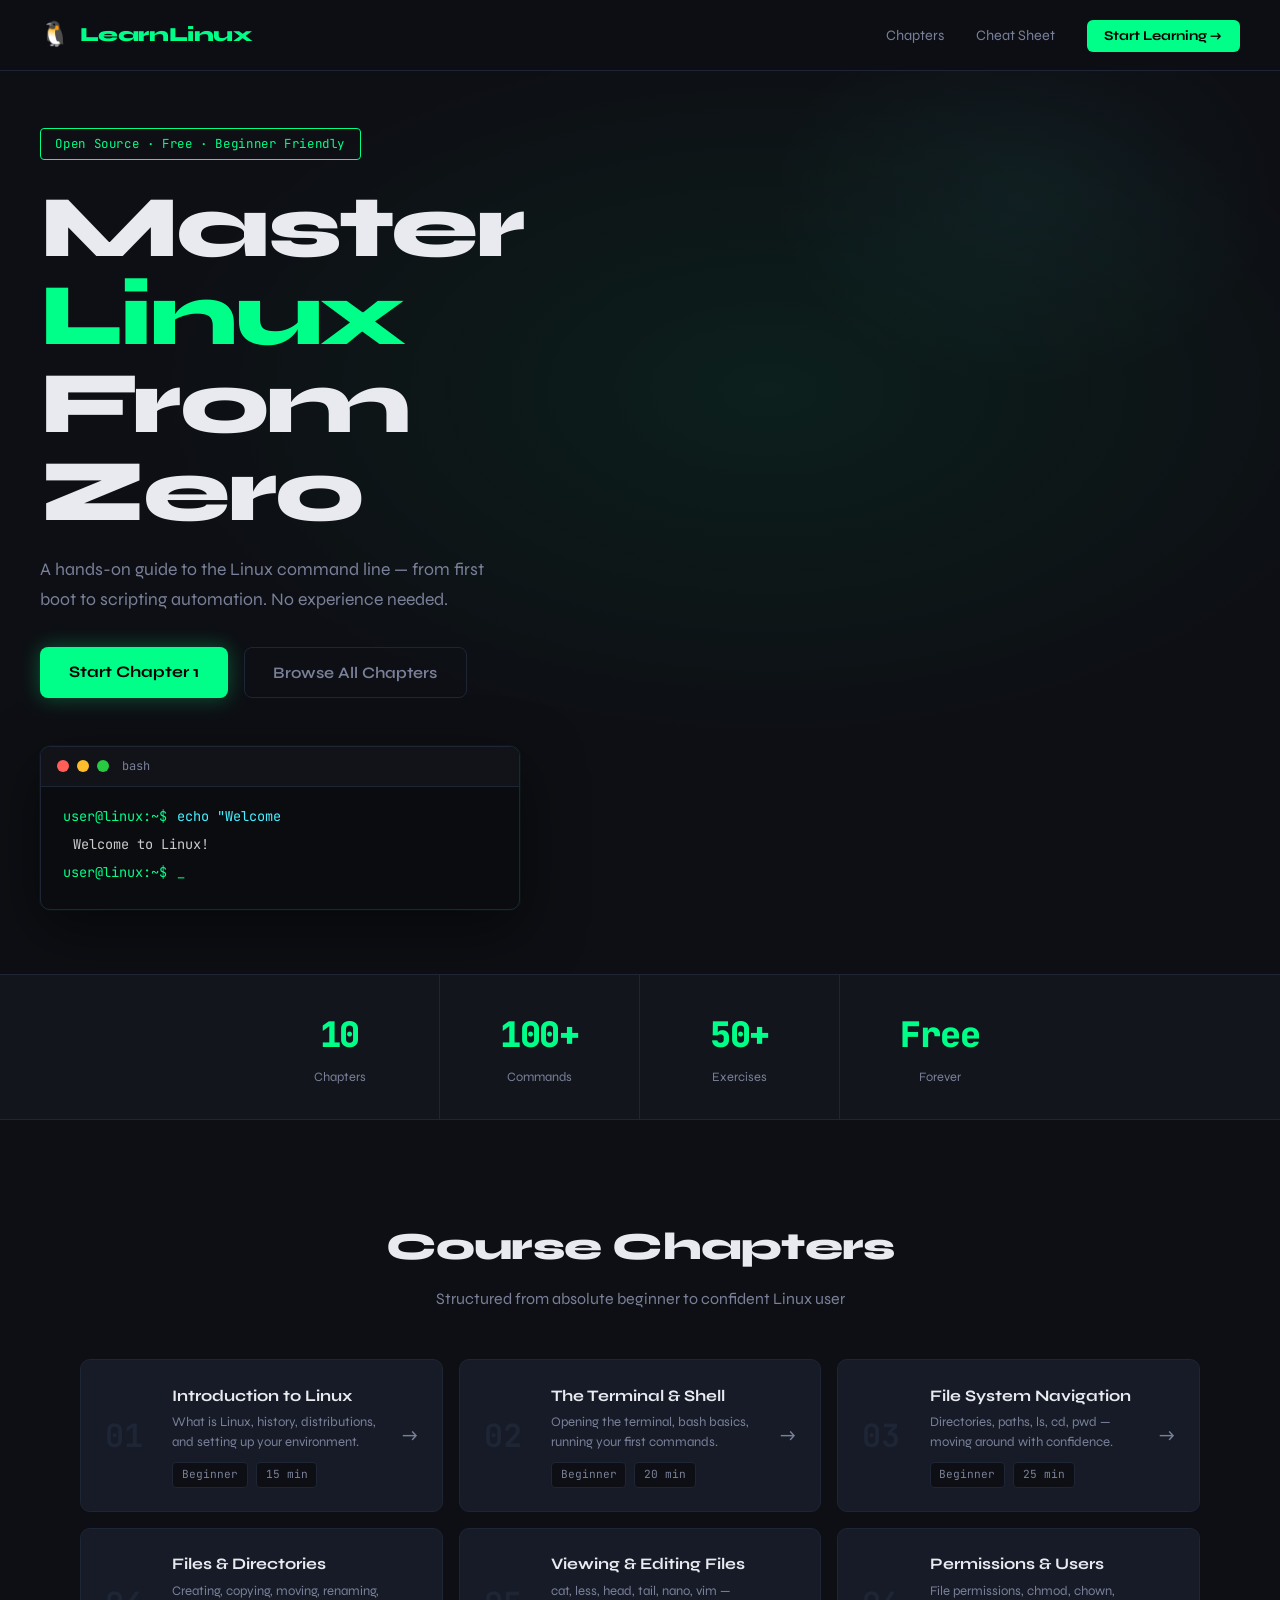
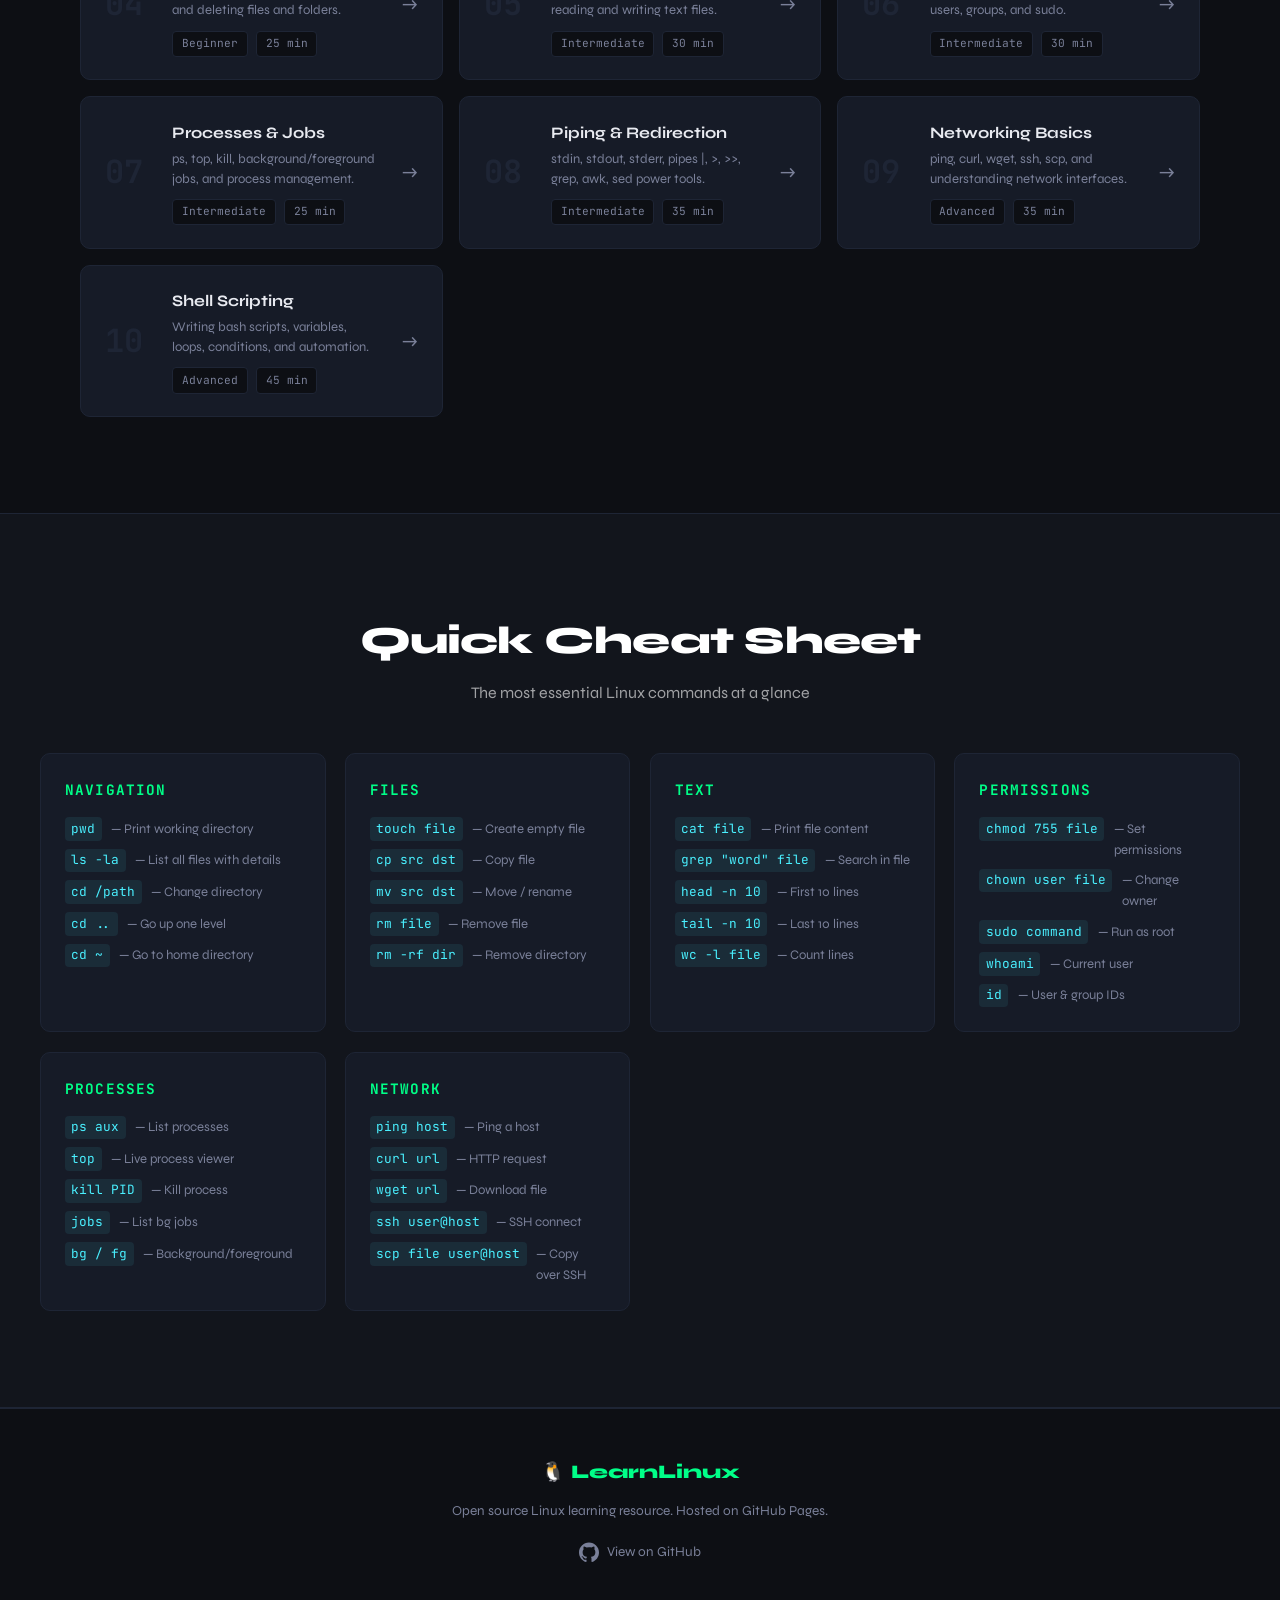
<file: index.html>
<!DOCTYPE html>
<html lang="en">
<head>
  <meta charset="UTF-8" />
  <meta name="viewport" content="width=device-width, initial-scale=1.0"/>
  <title>Learn Linux — Master the Command Line</title>
  <link rel="stylesheet" href="css/style.css"/>
  <link href="https://fonts.googleapis.com/css2?family=JetBrains+Mono:wght@400;700&family=Syne:wght@400;700;800&display=swap" rel="stylesheet"/>
</head>
<body>

  <!-- NAVIGATION -->
  <nav class="navbar">
    <div class="nav-logo">
      <span class="logo-tux">🐧</span>
      <span class="logo-text">LearnLinux</span>
    </div>
    <ul class="nav-links">
      <li><a href="#chapters">Chapters</a></li>
      <li><a href="#cheatsheet">Cheat Sheet</a></li>
      <li><a href="chapters/chapter1.html" class="nav-cta">Start Learning →</a></li>
    </ul>
  </nav>

  <!-- HERO -->
  <header class="hero">
    <div class="hero-bg">
      <div class="terminal-rain" id="rain"></div>
    </div>
    <div class="hero-content">
      <div class="hero-badge">Open Source · Free · Beginner Friendly</div>
      <h1 class="hero-title">Master<br/><span class="accent">Linux</span><br/>From Zero</h1>
      <p class="hero-sub">A hands-on guide to the Linux command line — from first boot to scripting automation. No experience needed.</p>
      <div class="hero-actions">
        <a href="chapters/chapter1.html" class="btn-primary">Start Chapter 1</a>
        <a href="#chapters" class="btn-ghost">Browse All Chapters</a>
      </div>
      <div class="terminal-preview">
        <div class="term-header"><span class="dot red"></span><span class="dot yellow"></span><span class="dot green"></span><span class="term-title">bash</span></div>
        <div class="term-body">
          <div class="term-line"><span class="prompt">user@linux:~$</span> <span class="cmd typed">echo "Welcome to Linux!"</span></div>
          <div class="term-line output">Welcome to Linux!</div>
          <div class="term-line"><span class="prompt">user@linux:~$</span> <span class="cursor">_</span></div>
        </div>
      </div>
    </div>
  </header>

  <!-- STATS -->
  <section class="stats">
    <div class="stat"><span class="stat-num">10</span><span class="stat-label">Chapters</span></div>
    <div class="stat"><span class="stat-num">100+</span><span class="stat-label">Commands</span></div>
    <div class="stat"><span class="stat-num">50+</span><span class="stat-label">Exercises</span></div>
    <div class="stat"><span class="stat-num">Free</span><span class="stat-label">Forever</span></div>
  </section>

  <!-- CHAPTERS -->
  <section class="chapters" id="chapters">
    <div class="section-header">
      <h2>Course Chapters</h2>
      <p>Structured from absolute beginner to confident Linux user</p>
    </div>
    <div class="chapter-grid">

      <a href="chapters/chapter1.html" class="chapter-card">
        <div class="ch-num">01</div>
        <div class="ch-info">
          <h3>Introduction to Linux</h3>
          <p>What is Linux, history, distributions, and setting up your environment.</p>
          <div class="ch-tags"><span>Beginner</span><span>15 min</span></div>
        </div>
        <div class="ch-arrow">→</div>
      </a>

      <a href="chapters/chapter2.html" class="chapter-card">
        <div class="ch-num">02</div>
        <div class="ch-info">
          <h3>The Terminal &amp; Shell</h3>
          <p>Opening the terminal, bash basics, running your first commands.</p>
          <div class="ch-tags"><span>Beginner</span><span>20 min</span></div>
        </div>
        <div class="ch-arrow">→</div>
      </a>

      <a href="chapters/chapter3.html" class="chapter-card">
        <div class="ch-num">03</div>
        <div class="ch-info">
          <h3>File System Navigation</h3>
          <p>Directories, paths, ls, cd, pwd — moving around with confidence.</p>
          <div class="ch-tags"><span>Beginner</span><span>25 min</span></div>
        </div>
        <div class="ch-arrow">→</div>
      </a>

      <a href="chapters/chapter4.html" class="chapter-card">
        <div class="ch-num">04</div>
        <div class="ch-info">
          <h3>Files &amp; Directories</h3>
          <p>Creating, copying, moving, renaming, and deleting files and folders.</p>
          <div class="ch-tags"><span>Beginner</span><span>25 min</span></div>
        </div>
        <div class="ch-arrow">→</div>
      </a>

      <a href="chapters/chapter5.html" class="chapter-card">
        <div class="ch-num">05</div>
        <div class="ch-info">
          <h3>Viewing &amp; Editing Files</h3>
          <p>cat, less, head, tail, nano, vim — reading and writing text files.</p>
          <div class="ch-tags"><span>Intermediate</span><span>30 min</span></div>
        </div>
        <div class="ch-arrow">→</div>
      </a>

      <a href="chapters/chapter6.html" class="chapter-card">
        <div class="ch-num">06</div>
        <div class="ch-info">
          <h3>Permissions &amp; Users</h3>
          <p>File permissions, chmod, chown, users, groups, and sudo.</p>
          <div class="ch-tags"><span>Intermediate</span><span>30 min</span></div>
        </div>
        <div class="ch-arrow">→</div>
      </a>

      <a href="chapters/chapter7.html" class="chapter-card">
        <div class="ch-num">07</div>
        <div class="ch-info">
          <h3>Processes &amp; Jobs</h3>
          <p>ps, top, kill, background/foreground jobs, and process management.</p>
          <div class="ch-tags"><span>Intermediate</span><span>25 min</span></div>
        </div>
        <div class="ch-arrow">→</div>
      </a>

      <a href="chapters/chapter8.html" class="chapter-card">
        <div class="ch-num">08</div>
        <div class="ch-info">
          <h3>Piping &amp; Redirection</h3>
          <p>stdin, stdout, stderr, pipes |, &gt;, &gt;&gt;, grep, awk, sed power tools.</p>
          <div class="ch-tags"><span>Intermediate</span><span>35 min</span></div>
        </div>
        <div class="ch-arrow">→</div>
      </a>

      <a href="chapters/chapter9.html" class="chapter-card">
        <div class="ch-num">09</div>
        <div class="ch-info">
          <h3>Networking Basics</h3>
          <p>ping, curl, wget, ssh, scp, and understanding network interfaces.</p>
          <div class="ch-tags"><span>Advanced</span><span>35 min</span></div>
        </div>
        <div class="ch-arrow">→</div>
      </a>

      <a href="chapters/chapter10.html" class="chapter-card">
        <div class="ch-num">10</div>
        <div class="ch-info">
          <h3>Shell Scripting</h3>
          <p>Writing bash scripts, variables, loops, conditions, and automation.</p>
          <div class="ch-tags"><span>Advanced</span><span>45 min</span></div>
        </div>
        <div class="ch-arrow">→</div>
      </a>

    </div>
  </section>

  <!-- CHEAT SHEET -->
  <section class="cheatsheet" id="cheatsheet">
    <div class="section-header light">
      <h2>Quick Cheat Sheet</h2>
      <p>The most essential Linux commands at a glance</p>
    </div>
    <div class="cs-grid">
      <div class="cs-card">
        <h4>Navigation</h4>
        <ul>
          <li><code>pwd</code> — Print working directory</li>
          <li><code>ls -la</code> — List all files with details</li>
          <li><code>cd /path</code> — Change directory</li>
          <li><code>cd ..</code> — Go up one level</li>
          <li><code>cd ~</code> — Go to home directory</li>
        </ul>
      </div>
      <div class="cs-card">
        <h4>Files</h4>
        <ul>
          <li><code>touch file</code> — Create empty file</li>
          <li><code>cp src dst</code> — Copy file</li>
          <li><code>mv src dst</code> — Move / rename</li>
          <li><code>rm file</code> — Remove file</li>
          <li><code>rm -rf dir</code> — Remove directory</li>
        </ul>
      </div>
      <div class="cs-card">
        <h4>Text</h4>
        <ul>
          <li><code>cat file</code> — Print file content</li>
          <li><code>grep "word" file</code> — Search in file</li>
          <li><code>head -n 10</code> — First 10 lines</li>
          <li><code>tail -n 10</code> — Last 10 lines</li>
          <li><code>wc -l file</code> — Count lines</li>
        </ul>
      </div>
      <div class="cs-card">
        <h4>Permissions</h4>
        <ul>
          <li><code>chmod 755 file</code> — Set permissions</li>
          <li><code>chown user file</code> — Change owner</li>
          <li><code>sudo command</code> — Run as root</li>
          <li><code>whoami</code> — Current user</li>
          <li><code>id</code> — User & group IDs</li>
        </ul>
      </div>
      <div class="cs-card">
        <h4>Processes</h4>
        <ul>
          <li><code>ps aux</code> — List processes</li>
          <li><code>top</code> — Live process viewer</li>
          <li><code>kill PID</code> — Kill process</li>
          <li><code>jobs</code> — List bg jobs</li>
          <li><code>bg / fg</code> — Background/foreground</li>
        </ul>
      </div>
      <div class="cs-card">
        <h4>Network</h4>
        <ul>
          <li><code>ping host</code> — Ping a host</li>
          <li><code>curl url</code> — HTTP request</li>
          <li><code>wget url</code> — Download file</li>
          <li><code>ssh user@host</code> — SSH connect</li>
          <li><code>scp file user@host</code> — Copy over SSH</li>
        </ul>
      </div>
    </div>
  </section>

  <!-- FOOTER -->
  <footer class="footer">
    <div class="footer-inner">
      <div class="footer-logo">🐧 LearnLinux</div>
      <p>Open source Linux learning resource. Hosted on GitHub Pages.</p>
      <a href="https://github.com/your-username/learn-linux" class="github-link" target="_blank">
        <svg viewBox="0 0 24 24" fill="currentColor" width="20"><path d="M12 .5C5.37.5 0 5.87 0 12.5c0 5.3 3.44 9.8 8.21 11.39.6.11.82-.26.82-.58v-2.03c-3.34.73-4.04-1.61-4.04-1.61-.55-1.39-1.34-1.76-1.34-1.76-1.09-.74.08-.73.08-.73 1.2.08 1.83 1.24 1.83 1.24 1.07 1.83 2.81 1.3 3.49 1 .11-.78.42-1.3.76-1.6-2.67-.3-5.47-1.33-5.47-5.93 0-1.31.47-2.38 1.24-3.22-.12-.3-.54-1.52.12-3.17 0 0 1.01-.32 3.3 1.23a11.5 11.5 0 0 1 3-.4c1.02 0 2.04.13 3 .4 2.28-1.55 3.29-1.23 3.29-1.23.66 1.65.24 2.87.12 3.17.77.84 1.23 1.91 1.23 3.22 0 4.61-2.81 5.63-5.48 5.92.43.37.81 1.1.81 2.22v3.29c0 .32.21.7.82.58C20.56 22.3 24 17.8 24 12.5 24 5.87 18.63.5 12 .5z"/></svg>
        View on GitHub
      </a>
    </div>
  </footer>

  <script src="js/main.js"></script>
</body>
</html>
</file>
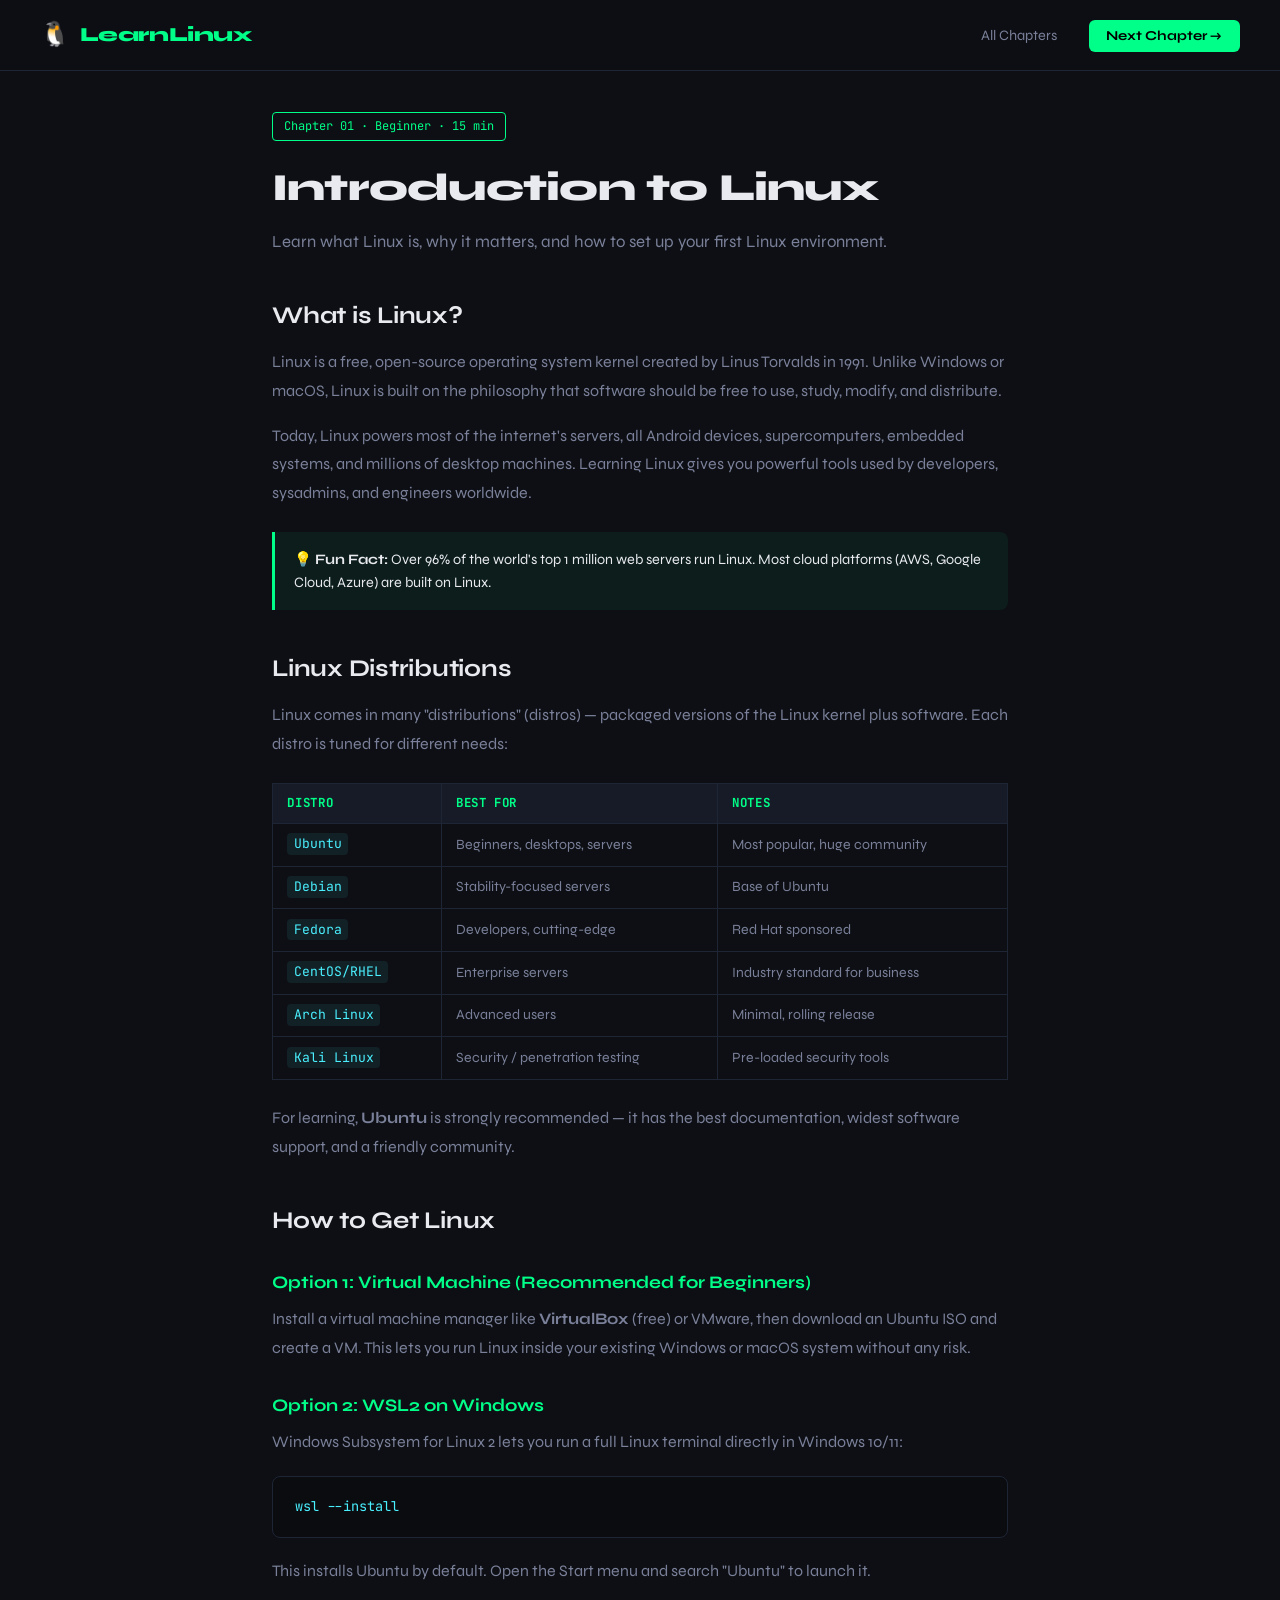
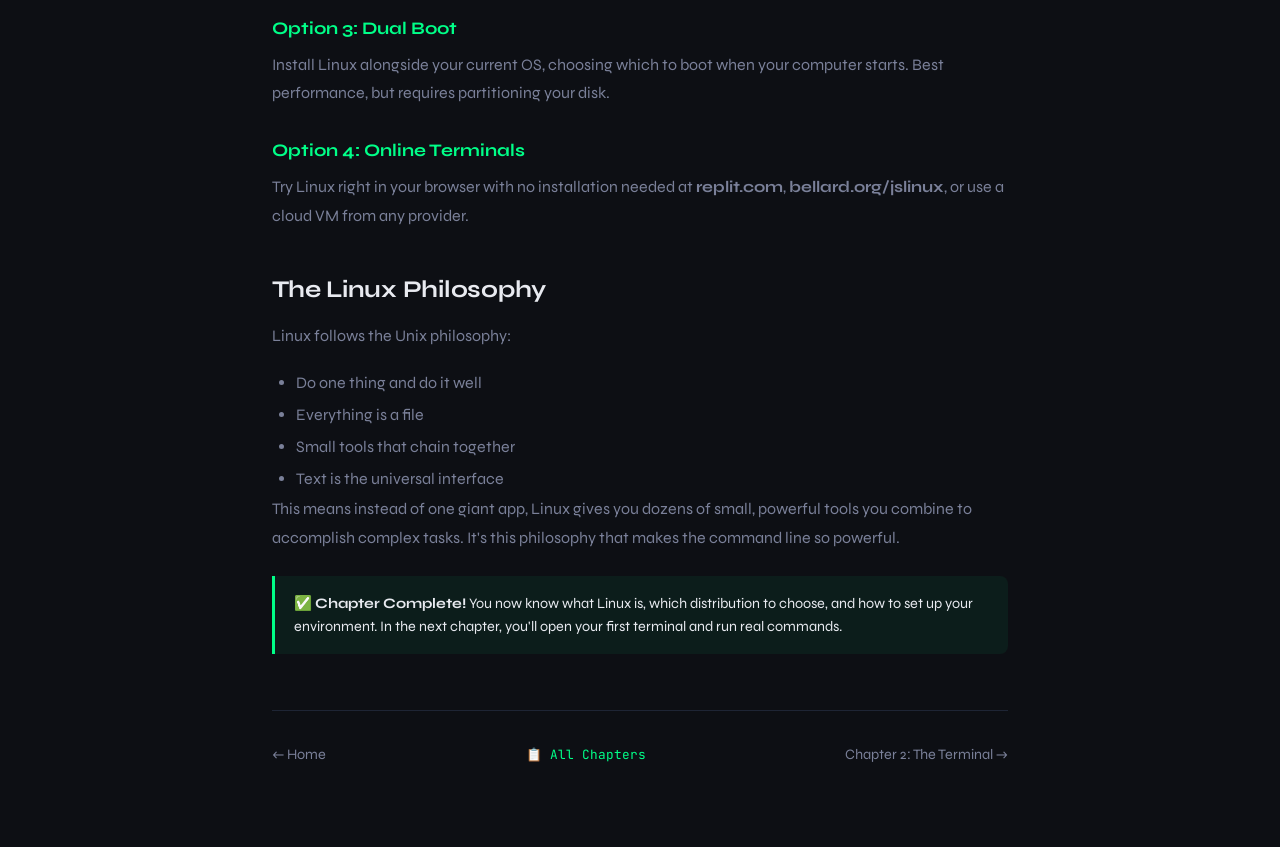
<file: chapters/chapter1.html>
<!DOCTYPE html>
<html lang="en">
<head>
  <meta charset="UTF-8"/>
  <meta name="viewport" content="width=device-width, initial-scale=1.0"/>
  <title>Chapter 1: Introduction to Linux — LearnLinux</title>
  <link rel="stylesheet" href="../css/style.css"/>
  <link href="https://fonts.googleapis.com/css2?family=JetBrains+Mono:wght@400;700&family=Syne:wght@400;700;800&display=swap" rel="stylesheet"/>
</head>
<body>
  <nav class="navbar">
    <div class="nav-logo"><span class="logo-tux">🐧</span><span class="logo-text">LearnLinux</span></div>
    <ul class="nav-links">
      <li><a href="../index.html#chapters">All Chapters</a></li>
      <li><a href="chapter2.html" class="nav-cta">Next Chapter →</a></li>
    </ul>
  </nav>

  <main class="chapter-page">
    <div class="ch-header">
      <div class="ch-badge">Chapter 01 · Beginner · 15 min</div>
      <h1>Introduction to Linux</h1>
      <p class="lead">Learn what Linux is, why it matters, and how to set up your first Linux environment.</p>
    </div>

    <h2>What is Linux?</h2>
    <p>Linux is a free, open-source operating system kernel created by Linus Torvalds in 1991. Unlike Windows or macOS, Linux is built on the philosophy that software should be free to use, study, modify, and distribute.</p>
    <p>Today, Linux powers most of the internet's servers, all Android devices, supercomputers, embedded systems, and millions of desktop machines. Learning Linux gives you powerful tools used by developers, sysadmins, and engineers worldwide.</p>

    <div class="note">💡 <strong>Fun Fact:</strong> Over 96% of the world's top 1 million web servers run Linux. Most cloud platforms (AWS, Google Cloud, Azure) are built on Linux.</div>

    <h2>Linux Distributions</h2>
    <p>Linux comes in many "distributions" (distros) — packaged versions of the Linux kernel plus software. Each distro is tuned for different needs:</p>

    <table>
      <tr><th>Distro</th><th>Best For</th><th>Notes</th></tr>
      <tr><td><code>Ubuntu</code></td><td>Beginners, desktops, servers</td><td>Most popular, huge community</td></tr>
      <tr><td><code>Debian</code></td><td>Stability-focused servers</td><td>Base of Ubuntu</td></tr>
      <tr><td><code>Fedora</code></td><td>Developers, cutting-edge</td><td>Red Hat sponsored</td></tr>
      <tr><td><code>CentOS/RHEL</code></td><td>Enterprise servers</td><td>Industry standard for business</td></tr>
      <tr><td><code>Arch Linux</code></td><td>Advanced users</td><td>Minimal, rolling release</td></tr>
      <tr><td><code>Kali Linux</code></td><td>Security / penetration testing</td><td>Pre-loaded security tools</td></tr>
    </table>

    <p>For learning, <strong>Ubuntu</strong> is strongly recommended — it has the best documentation, widest software support, and a friendly community.</p>

    <h2>How to Get Linux</h2>
    <h3>Option 1: Virtual Machine (Recommended for Beginners)</h3>
    <p>Install a virtual machine manager like <strong>VirtualBox</strong> (free) or VMware, then download an Ubuntu ISO and create a VM. This lets you run Linux inside your existing Windows or macOS system without any risk.</p>

    <h3>Option 2: WSL2 on Windows</h3>
    <p>Windows Subsystem for Linux 2 lets you run a full Linux terminal directly in Windows 10/11:</p>
    <pre>wsl --install</pre>
    <p>This installs Ubuntu by default. Open the Start menu and search "Ubuntu" to launch it.</p>

    <h3>Option 3: Dual Boot</h3>
    <p>Install Linux alongside your current OS, choosing which to boot when your computer starts. Best performance, but requires partitioning your disk.</p>

    <h3>Option 4: Online Terminals</h3>
    <p>Try Linux right in your browser with no installation needed at <strong>replit.com</strong>, <strong>bellard.org/jslinux</strong>, or use a cloud VM from any provider.</p>

    <h2>The Linux Philosophy</h2>
    <p>Linux follows the Unix philosophy:</p>
    <ul style="list-style:disc;padding-left:1.5rem;color:var(--muted);line-height:2">
      <li>Do one thing and do it well</li>
      <li>Everything is a file</li>
      <li>Small tools that chain together</li>
      <li>Text is the universal interface</li>
    </ul>

    <p>This means instead of one giant app, Linux gives you dozens of small, powerful tools you combine to accomplish complex tasks. It's this philosophy that makes the command line so powerful.</p>

    <div class="note">✅ <strong>Chapter Complete!</strong> You now know what Linux is, which distribution to choose, and how to set up your environment. In the next chapter, you'll open your first terminal and run real commands.</div>

    <nav class="chapter-nav">
      <a href="../index.html">← Home</a>
      <a href="../index.html" class="home-link">📋 All Chapters</a>
      <a href="chapter2.html">Chapter 2: The Terminal →</a>
    </nav>
  </main>
</body>
</html>
</file>
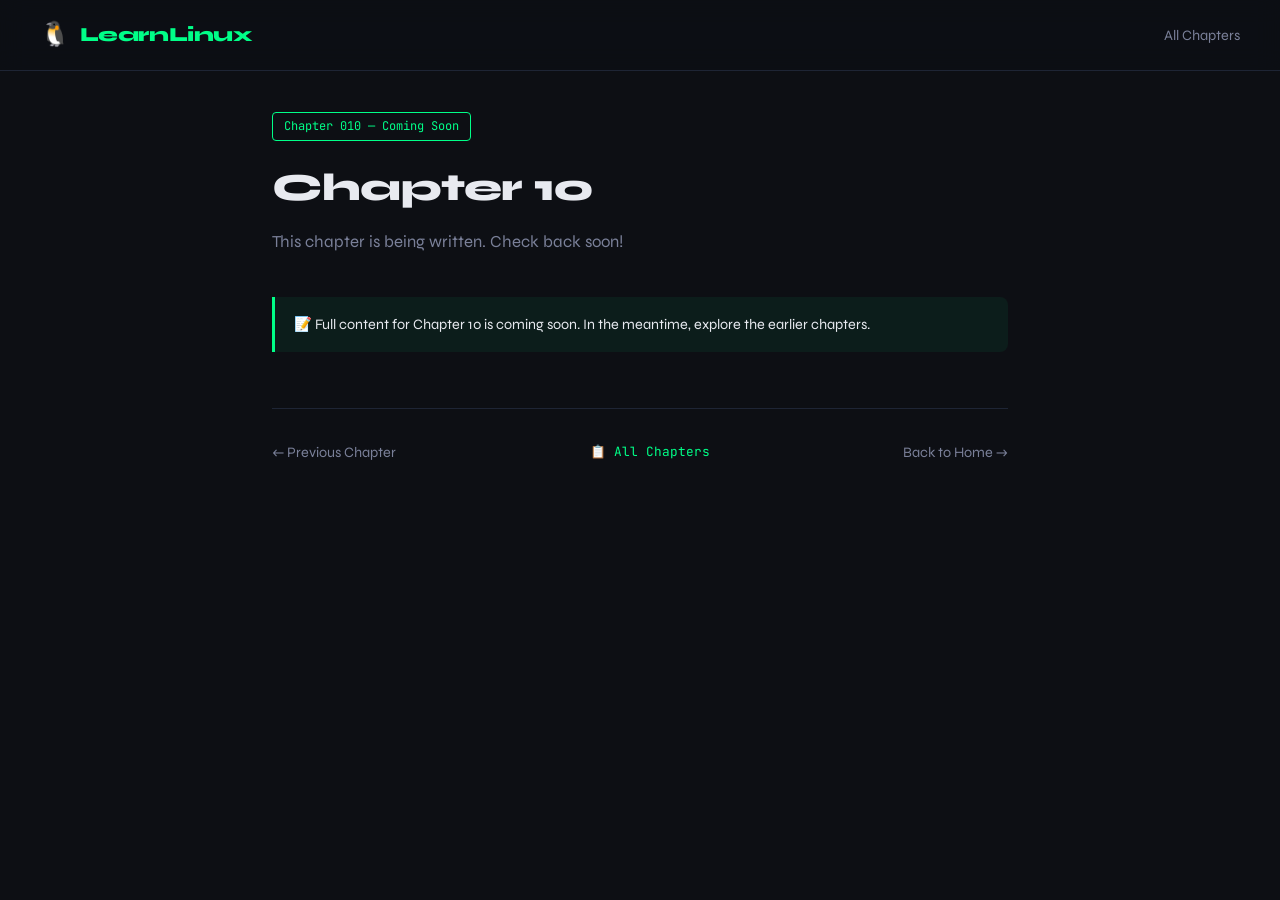
<file: chapters/chapter10.html>
<!DOCTYPE html>
<html lang="en">
<head>
  <meta charset="UTF-8"/>
  <meta name="viewport" content="width=device-width, initial-scale=1.0"/>
  <title>Chapter 10 — LearnLinux</title>
  <link rel="stylesheet" href="../css/style.css"/>
  <link href="https://fonts.googleapis.com/css2?family=JetBrains+Mono:wght@400;700&family=Syne:wght@400;700;800&display=swap" rel="stylesheet"/>
</head>
<body>
  <nav class="navbar">
    <div class="nav-logo"><span class="logo-tux">🐧</span><span class="logo-text">LearnLinux</span></div>
    <ul class="nav-links">
      <li><a href="../index.html#chapters">All Chapters</a></li>
    </ul>
  </nav>
  <main class="chapter-page">
    <div class="ch-header">
      <div class="ch-badge">Chapter 010 — Coming Soon</div>
      <h1>Chapter 10</h1>
      <p class="lead">This chapter is being written. Check back soon!</p>
    </div>
    <div class="note">📝 Full content for Chapter 10 is coming soon. In the meantime, explore the earlier chapters.</div>
    <nav class="chapter-nav">
      <a href="chapter9.html">← Previous Chapter</a>
      <a href="../index.html" class="home-link">📋 All Chapters</a>
      <a href="../index.html">Back to Home →</a>
    </nav>
  </main>
</body>
</html>
</file>
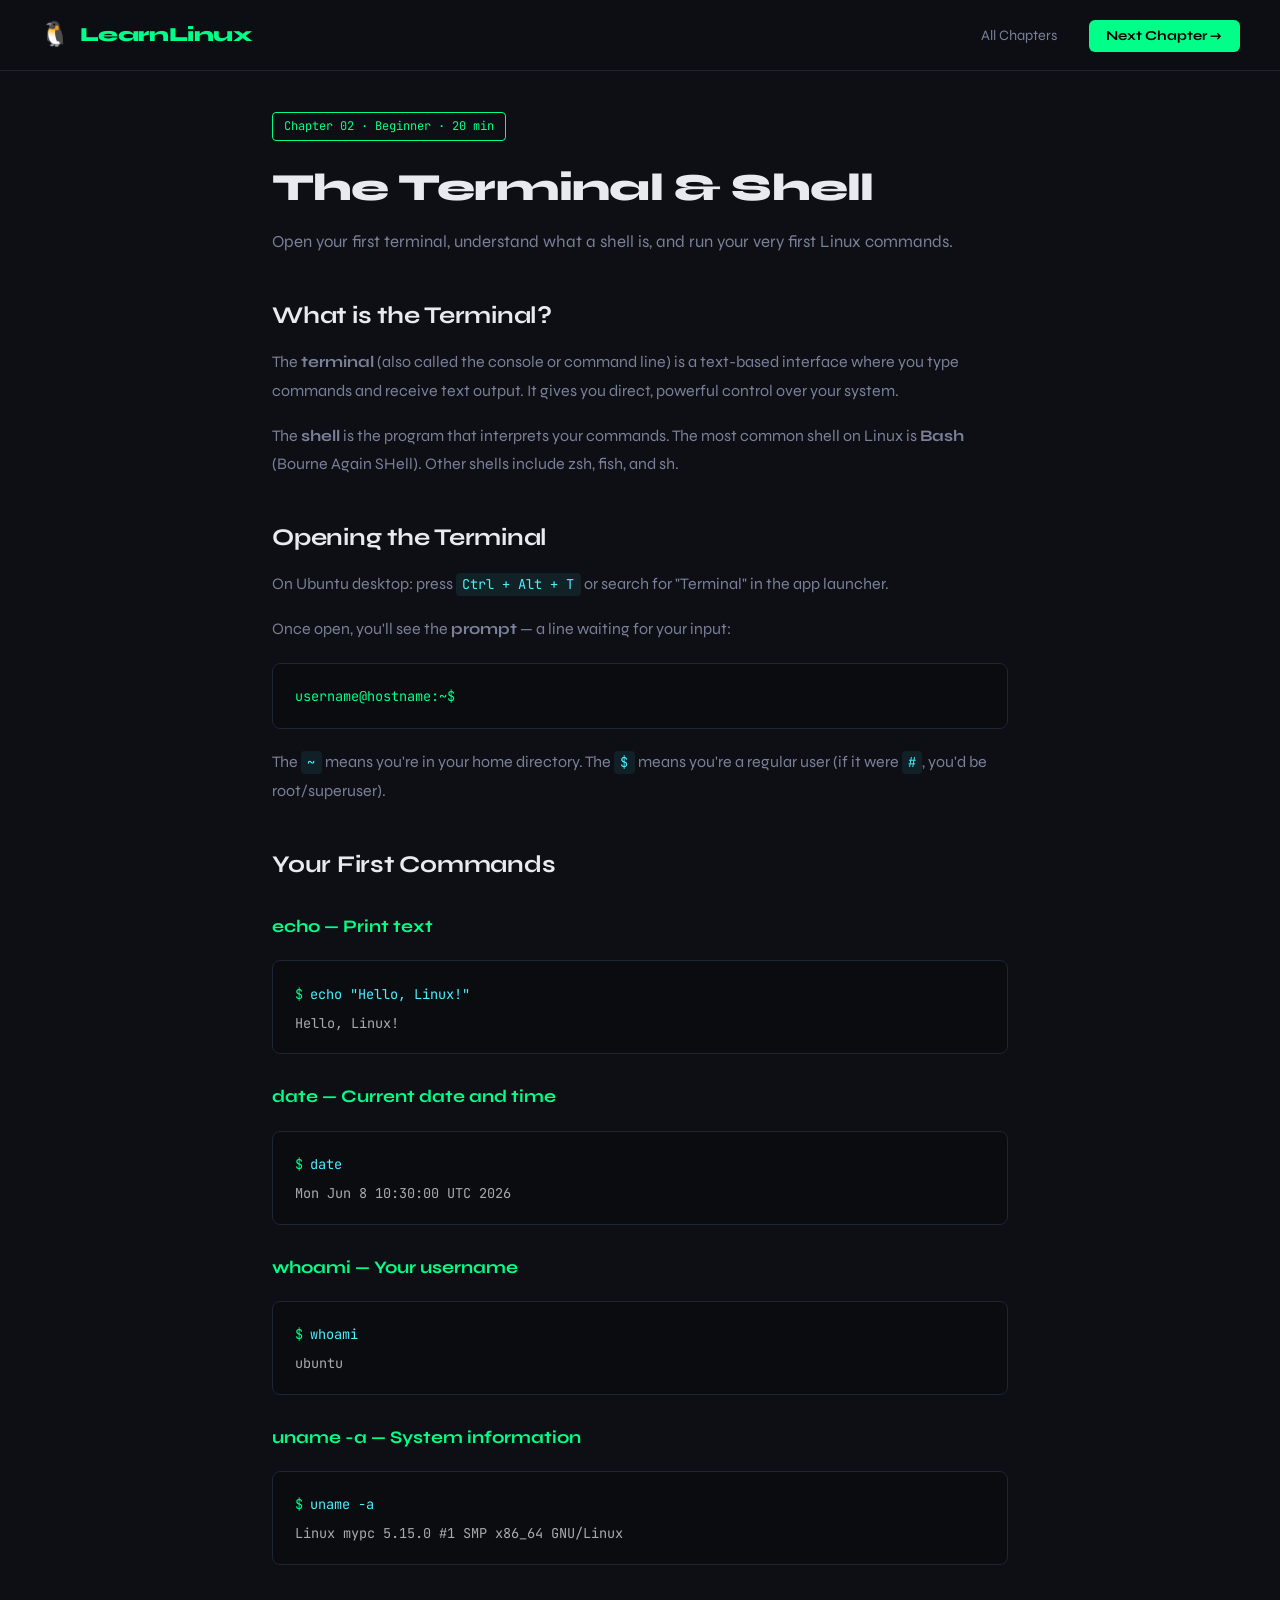
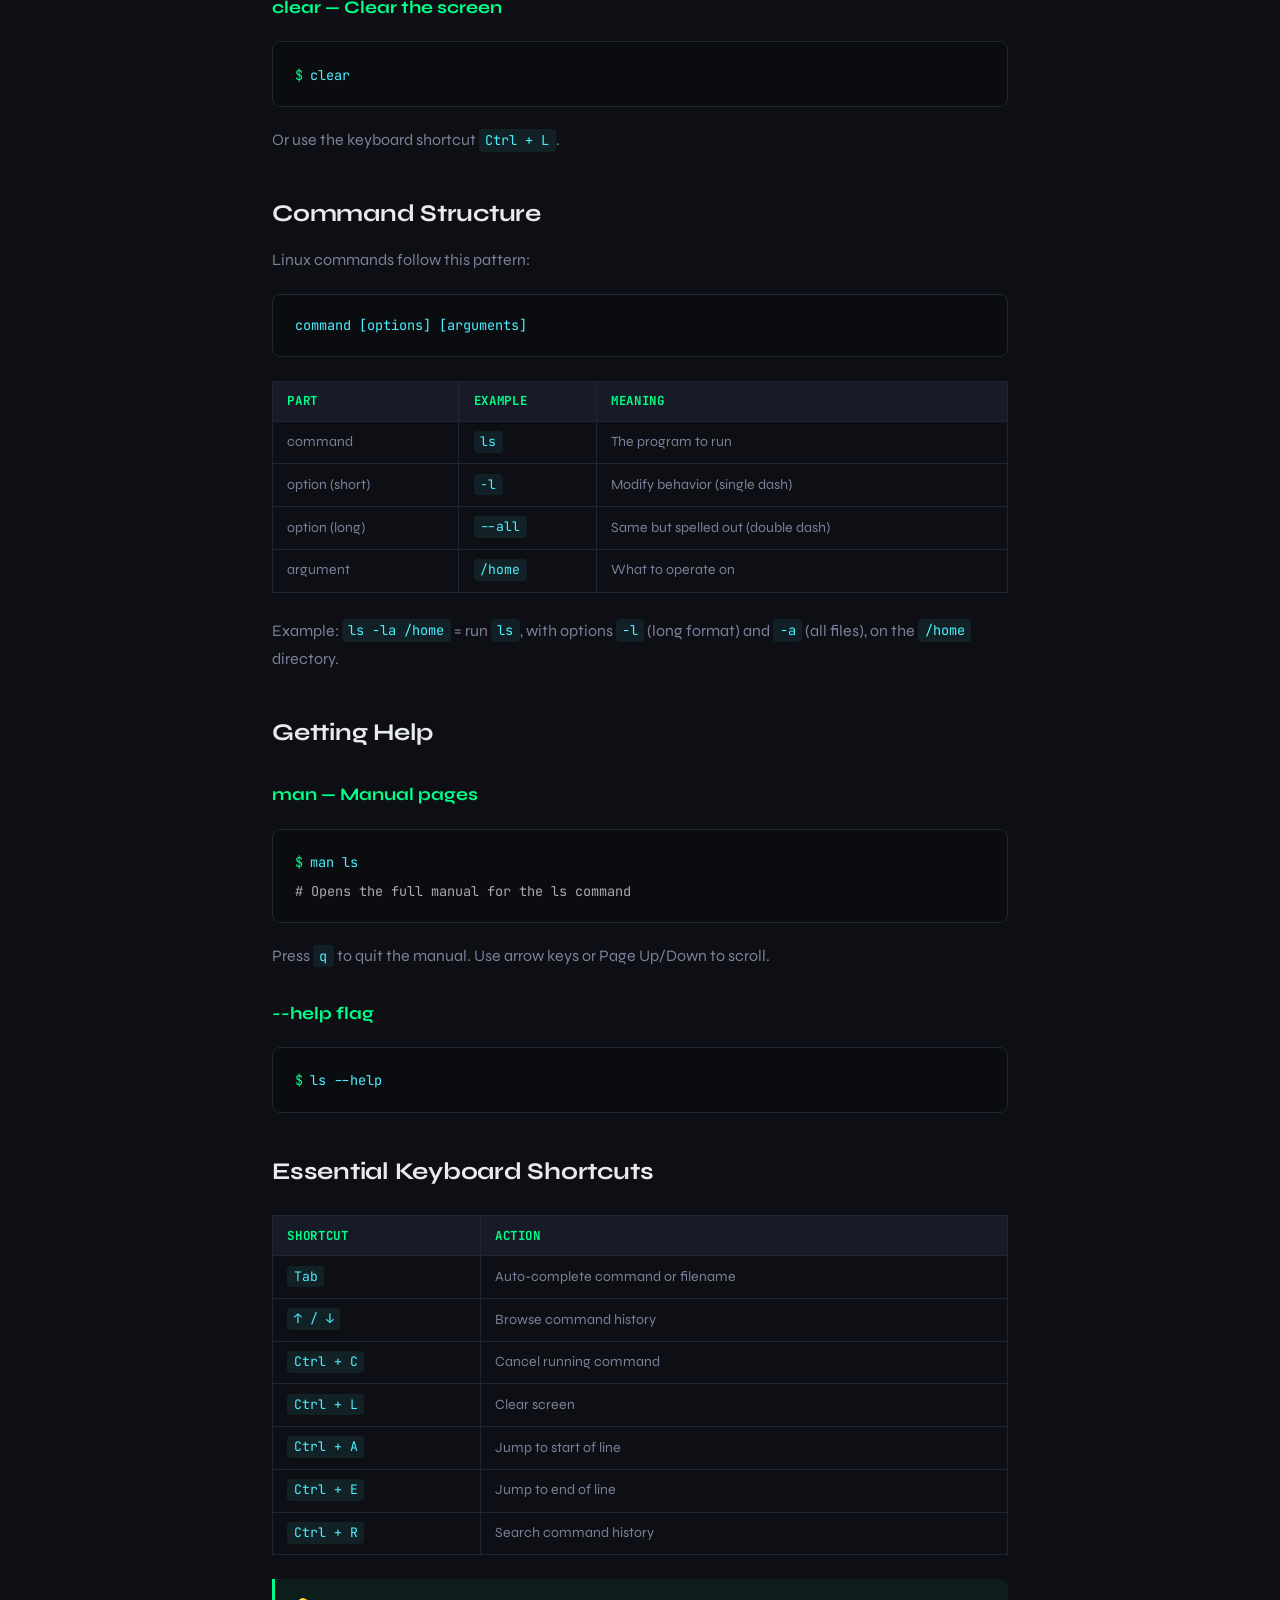
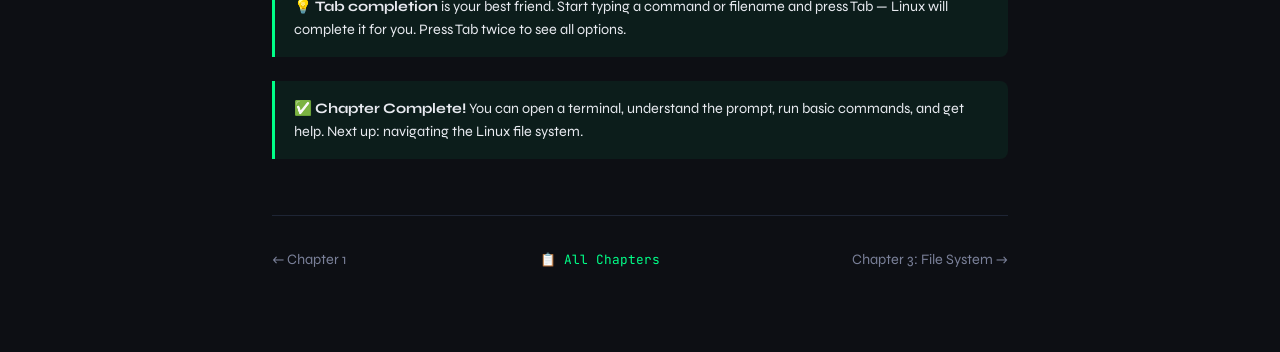
<file: chapters/chapter2.html>
<!DOCTYPE html>
<html lang="en">
<head>
  <meta charset="UTF-8"/>
  <meta name="viewport" content="width=device-width, initial-scale=1.0"/>
  <title>Chapter 2: The Terminal & Shell — LearnLinux</title>
  <link rel="stylesheet" href="../css/style.css"/>
  <link href="https://fonts.googleapis.com/css2?family=JetBrains+Mono:wght@400;700&family=Syne:wght@400;700;800&display=swap" rel="stylesheet"/>
</head>
<body>
  <nav class="navbar">
    <div class="nav-logo"><span class="logo-tux">🐧</span><span class="logo-text">LearnLinux</span></div>
    <ul class="nav-links">
      <li><a href="../index.html#chapters">All Chapters</a></li>
      <li><a href="chapter3.html" class="nav-cta">Next Chapter →</a></li>
    </ul>
  </nav>

  <main class="chapter-page">
    <div class="ch-header">
      <div class="ch-badge">Chapter 02 · Beginner · 20 min</div>
      <h1>The Terminal &amp; Shell</h1>
      <p class="lead">Open your first terminal, understand what a shell is, and run your very first Linux commands.</p>
    </div>

    <h2>What is the Terminal?</h2>
    <p>The <strong>terminal</strong> (also called the console or command line) is a text-based interface where you type commands and receive text output. It gives you direct, powerful control over your system.</p>
    <p>The <strong>shell</strong> is the program that interprets your commands. The most common shell on Linux is <strong>Bash</strong> (Bourne Again SHell). Other shells include zsh, fish, and sh.</p>

    <h2>Opening the Terminal</h2>
    <p>On Ubuntu desktop: press <code>Ctrl + Alt + T</code> or search for "Terminal" in the app launcher.</p>
    <p>Once open, you'll see the <strong>prompt</strong> — a line waiting for your input:</p>
    <div class="code-block">
      <span class="prompt">username@hostname:~$</span>
    </div>
    <p>The <code>~</code> means you're in your home directory. The <code>$</code> means you're a regular user (if it were <code>#</code>, you'd be root/superuser).</p>

    <h2>Your First Commands</h2>
    <h3>echo — Print text</h3>
    <div class="code-block">
      <span class="prompt">$</span><span class="cmd">echo "Hello, Linux!"</span>
      <span class="out">Hello, Linux!</span>
    </div>

    <h3>date — Current date and time</h3>
    <div class="code-block">
      <span class="prompt">$</span><span class="cmd">date</span>
      <span class="out">Mon Jun  8 10:30:00 UTC 2026</span>
    </div>

    <h3>whoami — Your username</h3>
    <div class="code-block">
      <span class="prompt">$</span><span class="cmd">whoami</span>
      <span class="out">ubuntu</span>
    </div>

    <h3>uname -a — System information</h3>
    <div class="code-block">
      <span class="prompt">$</span><span class="cmd">uname -a</span>
      <span class="out">Linux mypc 5.15.0 #1 SMP x86_64 GNU/Linux</span>
    </div>

    <h3>clear — Clear the screen</h3>
    <div class="code-block">
      <span class="prompt">$</span><span class="cmd">clear</span>
    </div>
    <p>Or use the keyboard shortcut <code>Ctrl + L</code>.</p>

    <h2>Command Structure</h2>
    <p>Linux commands follow this pattern:</p>
    <pre>command [options] [arguments]</pre>

    <table>
      <tr><th>Part</th><th>Example</th><th>Meaning</th></tr>
      <tr><td>command</td><td><code>ls</code></td><td>The program to run</td></tr>
      <tr><td>option (short)</td><td><code>-l</code></td><td>Modify behavior (single dash)</td></tr>
      <tr><td>option (long)</td><td><code>--all</code></td><td>Same but spelled out (double dash)</td></tr>
      <tr><td>argument</td><td><code>/home</code></td><td>What to operate on</td></tr>
    </table>

    <p>Example: <code>ls -la /home</code> = run <code>ls</code>, with options <code>-l</code> (long format) and <code>-a</code> (all files), on the <code>/home</code> directory.</p>

    <h2>Getting Help</h2>
    <h3>man — Manual pages</h3>
    <div class="code-block">
      <span class="prompt">$</span><span class="cmd">man ls</span>
      <span class="out"># Opens the full manual for the ls command</span>
    </div>
    <p>Press <code>q</code> to quit the manual. Use arrow keys or Page Up/Down to scroll.</p>

    <h3>--help flag</h3>
    <div class="code-block">
      <span class="prompt">$</span><span class="cmd">ls --help</span>
    </div>

    <h2>Essential Keyboard Shortcuts</h2>
    <table>
      <tr><th>Shortcut</th><th>Action</th></tr>
      <tr><td><code>Tab</code></td><td>Auto-complete command or filename</td></tr>
      <tr><td><code>↑ / ↓</code></td><td>Browse command history</td></tr>
      <tr><td><code>Ctrl + C</code></td><td>Cancel running command</td></tr>
      <tr><td><code>Ctrl + L</code></td><td>Clear screen</td></tr>
      <tr><td><code>Ctrl + A</code></td><td>Jump to start of line</td></tr>
      <tr><td><code>Ctrl + E</code></td><td>Jump to end of line</td></tr>
      <tr><td><code>Ctrl + R</code></td><td>Search command history</td></tr>
    </table>

    <div class="note">💡 <strong>Tab completion</strong> is your best friend. Start typing a command or filename and press Tab — Linux will complete it for you. Press Tab twice to see all options.</div>

    <div class="note">✅ <strong>Chapter Complete!</strong> You can open a terminal, understand the prompt, run basic commands, and get help. Next up: navigating the Linux file system.</div>

    <nav class="chapter-nav">
      <a href="chapter1.html">← Chapter 1</a>
      <a href="../index.html" class="home-link">📋 All Chapters</a>
      <a href="chapter3.html">Chapter 3: File System →</a>
    </nav>
  </main>
</body>
</html>
</file>
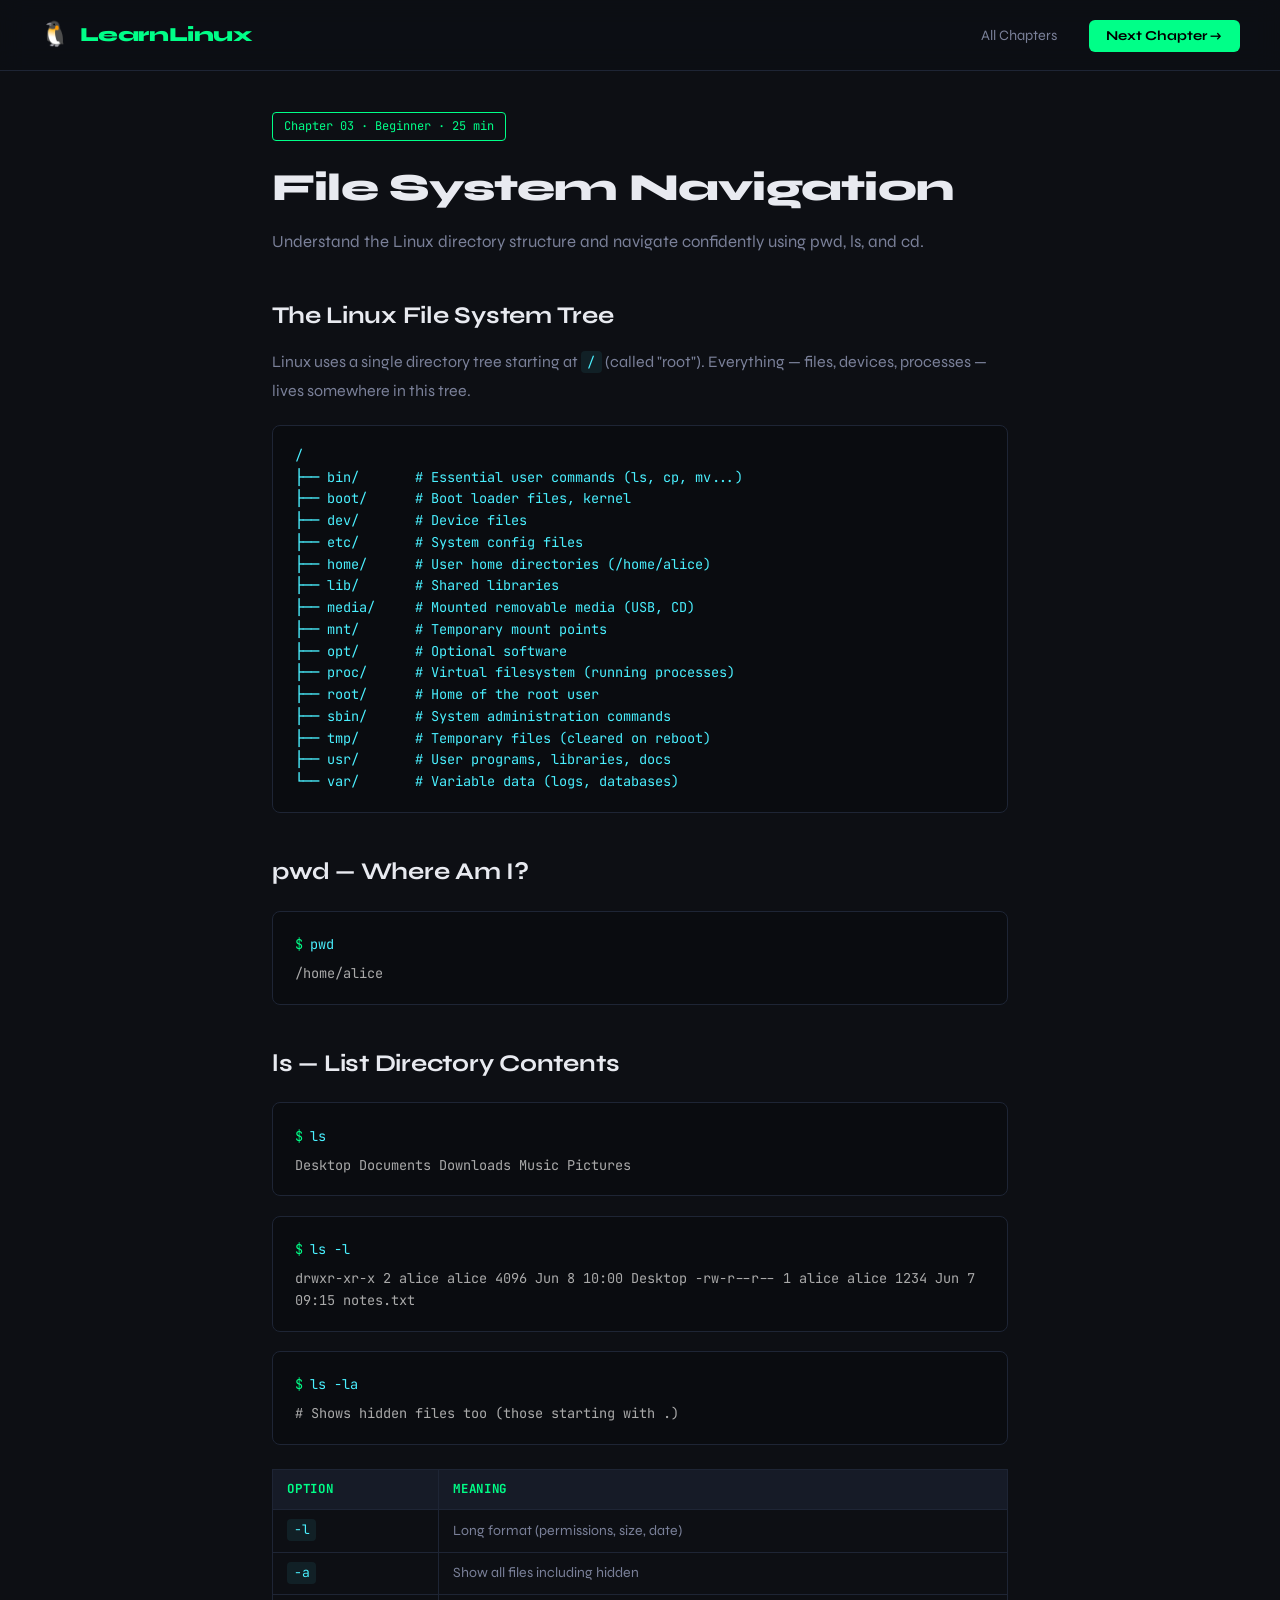
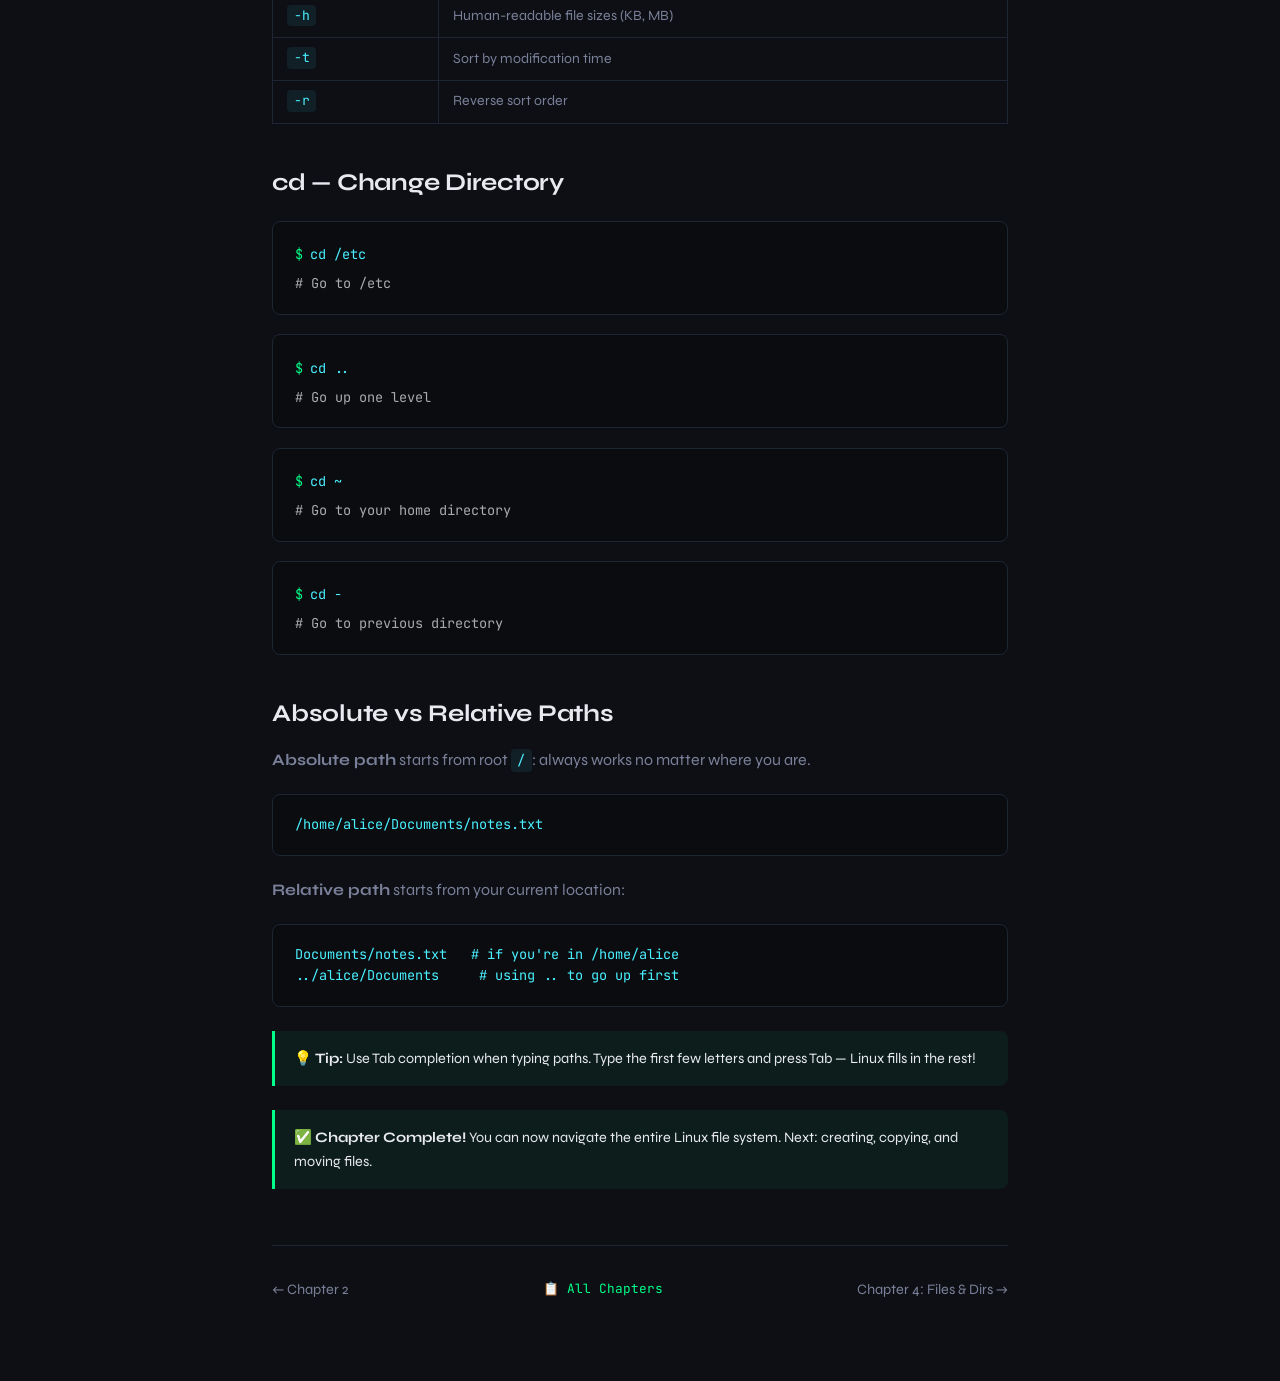
<file: chapters/chapter3.html>
<!DOCTYPE html>
<html lang="en">
<head>
  <meta charset="UTF-8"/>
  <meta name="viewport" content="width=device-width, initial-scale=1.0"/>
  <title>Chapter 3: File System Navigation — LearnLinux</title>
  <link rel="stylesheet" href="../css/style.css"/>
  <link href="https://fonts.googleapis.com/css2?family=JetBrains+Mono:wght@400;700&family=Syne:wght@400;700;800&display=swap" rel="stylesheet"/>
</head>
<body>
  <nav class="navbar">
    <div class="nav-logo"><span class="logo-tux">🐧</span><span class="logo-text">LearnLinux</span></div>
    <ul class="nav-links">
      <li><a href="../index.html#chapters">All Chapters</a></li>
      <li><a href="chapter4.html" class="nav-cta">Next Chapter →</a></li>
    </ul>
  </nav>
  <main class="chapter-page">
    <div class="ch-header">
      <div class="ch-badge">Chapter 03 · Beginner · 25 min</div>
      <h1>File System Navigation</h1>
      <p class="lead">Understand the Linux directory structure and navigate confidently using pwd, ls, and cd.</p>
    </div>
    <h2>The Linux File System Tree</h2>
    <p>Linux uses a single directory tree starting at <code>/</code> (called "root"). Everything — files, devices, processes — lives somewhere in this tree.</p>
    <pre>/
├── bin/       # Essential user commands (ls, cp, mv...)
├── boot/      # Boot loader files, kernel
├── dev/       # Device files
├── etc/       # System config files
├── home/      # User home directories (/home/alice)
├── lib/       # Shared libraries
├── media/     # Mounted removable media (USB, CD)
├── mnt/       # Temporary mount points
├── opt/       # Optional software
├── proc/      # Virtual filesystem (running processes)
├── root/      # Home of the root user
├── sbin/      # System administration commands
├── tmp/       # Temporary files (cleared on reboot)
├── usr/       # User programs, libraries, docs
└── var/       # Variable data (logs, databases)</pre>

    <h2>pwd — Where Am I?</h2>
    <div class="code-block">
      <span class="prompt">$</span><span class="cmd">pwd</span>
      <span class="out">/home/alice</span>
    </div>

    <h2>ls — List Directory Contents</h2>
    <div class="code-block">
      <span class="prompt">$</span><span class="cmd">ls</span>
      <span class="out">Desktop  Documents  Downloads  Music  Pictures</span>
    </div>
    <div class="code-block">
      <span class="prompt">$</span><span class="cmd">ls -l</span>
      <span class="out">drwxr-xr-x 2 alice alice 4096 Jun  8 10:00 Desktop
-rw-r--r-- 1 alice alice 1234 Jun  7 09:15 notes.txt</span>
    </div>
    <div class="code-block">
      <span class="prompt">$</span><span class="cmd">ls -la</span>
      <span class="out"># Shows hidden files too (those starting with .)</span>
    </div>
    <table>
      <tr><th>Option</th><th>Meaning</th></tr>
      <tr><td><code>-l</code></td><td>Long format (permissions, size, date)</td></tr>
      <tr><td><code>-a</code></td><td>Show all files including hidden</td></tr>
      <tr><td><code>-h</code></td><td>Human-readable file sizes (KB, MB)</td></tr>
      <tr><td><code>-t</code></td><td>Sort by modification time</td></tr>
      <tr><td><code>-r</code></td><td>Reverse sort order</td></tr>
    </table>

    <h2>cd — Change Directory</h2>
    <div class="code-block">
      <span class="prompt">$</span><span class="cmd">cd /etc</span>
      <span class="out"># Go to /etc</span>
    </div>
    <div class="code-block">
      <span class="prompt">$</span><span class="cmd">cd ..</span>
      <span class="out"># Go up one level</span>
    </div>
    <div class="code-block">
      <span class="prompt">$</span><span class="cmd">cd ~</span>
      <span class="out"># Go to your home directory</span>
    </div>
    <div class="code-block">
      <span class="prompt">$</span><span class="cmd">cd -</span>
      <span class="out"># Go to previous directory</span>
    </div>

    <h2>Absolute vs Relative Paths</h2>
    <p><strong>Absolute path</strong> starts from root <code>/</code>: always works no matter where you are.</p>
    <pre>/home/alice/Documents/notes.txt</pre>
    <p><strong>Relative path</strong> starts from your current location:</p>
    <pre>Documents/notes.txt   # if you're in /home/alice
../alice/Documents     # using .. to go up first</pre>

    <div class="note">💡 <strong>Tip:</strong> Use Tab completion when typing paths. Type the first few letters and press Tab — Linux fills in the rest!</div>

    <div class="note">✅ <strong>Chapter Complete!</strong> You can now navigate the entire Linux file system. Next: creating, copying, and moving files.</div>

    <nav class="chapter-nav">
      <a href="chapter2.html">← Chapter 2</a>
      <a href="../index.html" class="home-link">📋 All Chapters</a>
      <a href="chapter4.html">Chapter 4: Files & Dirs →</a>
    </nav>
  </main>
</body>
</html>
</file>
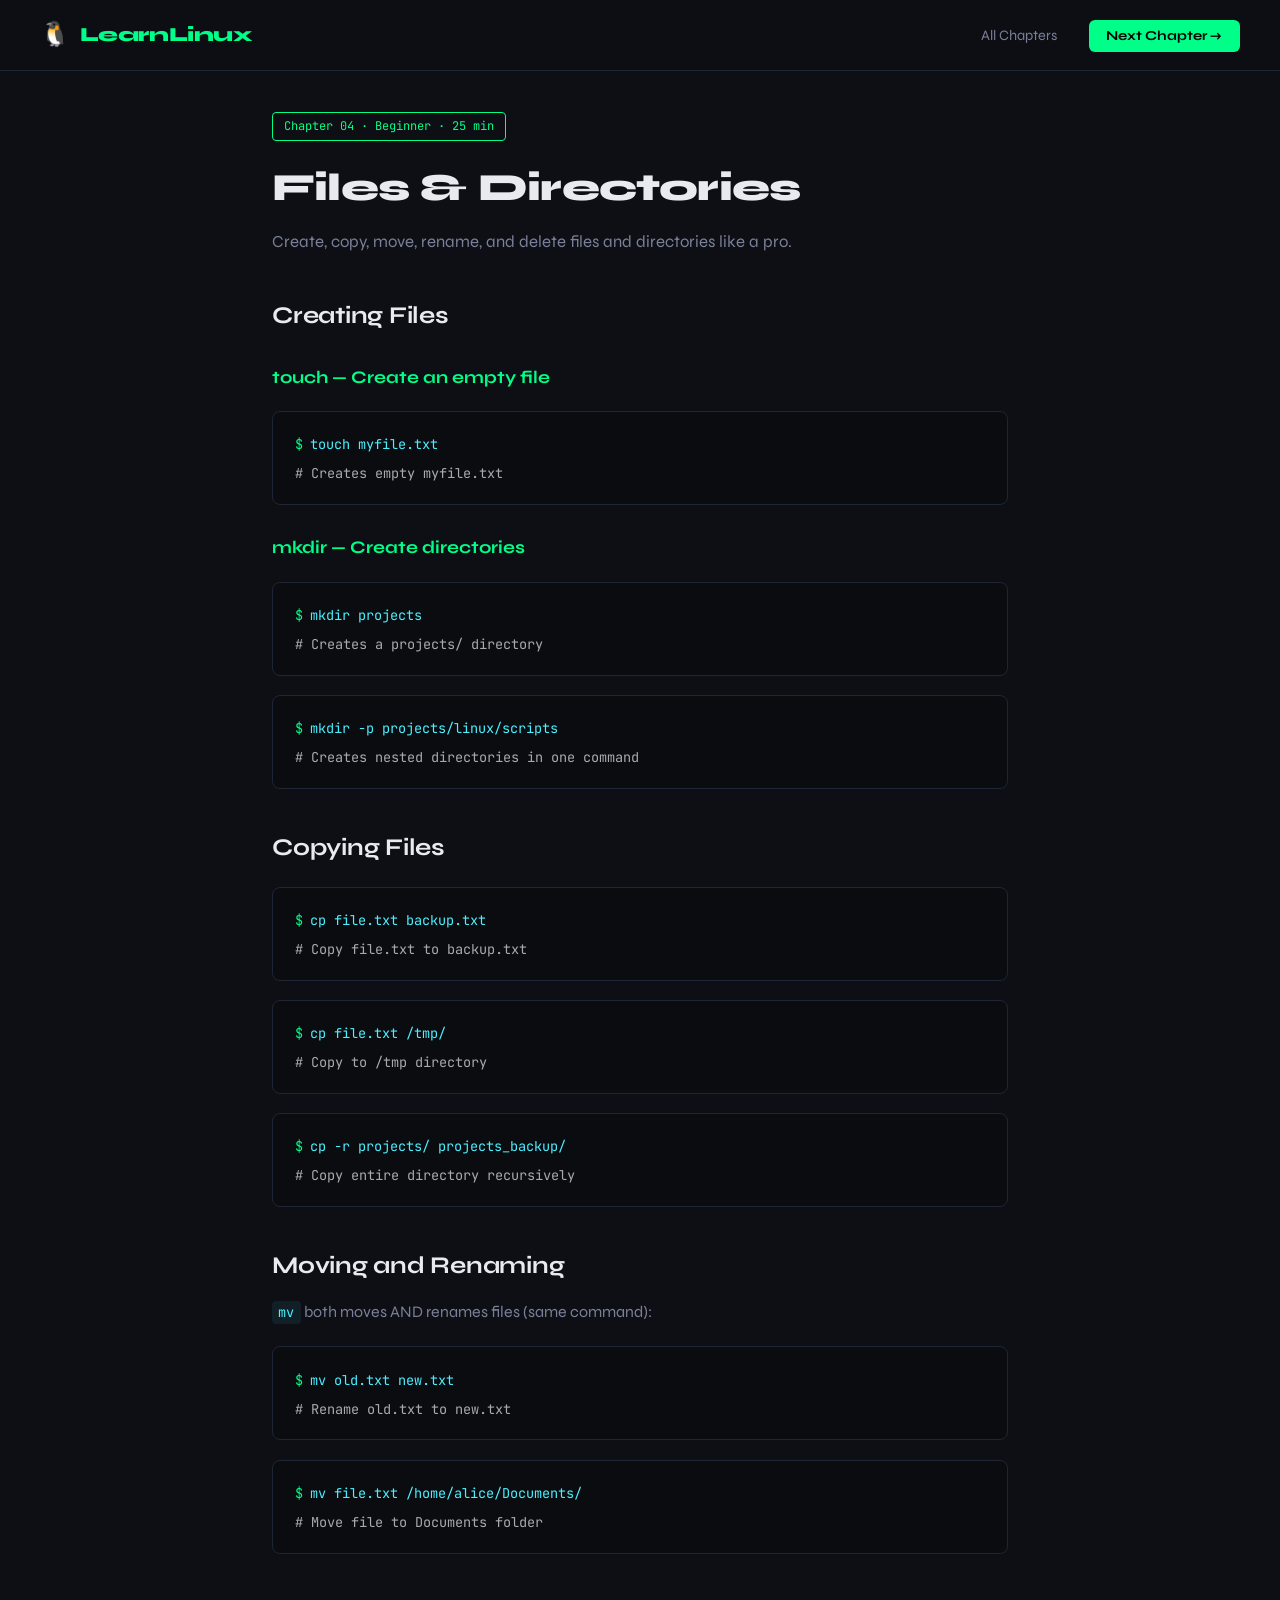
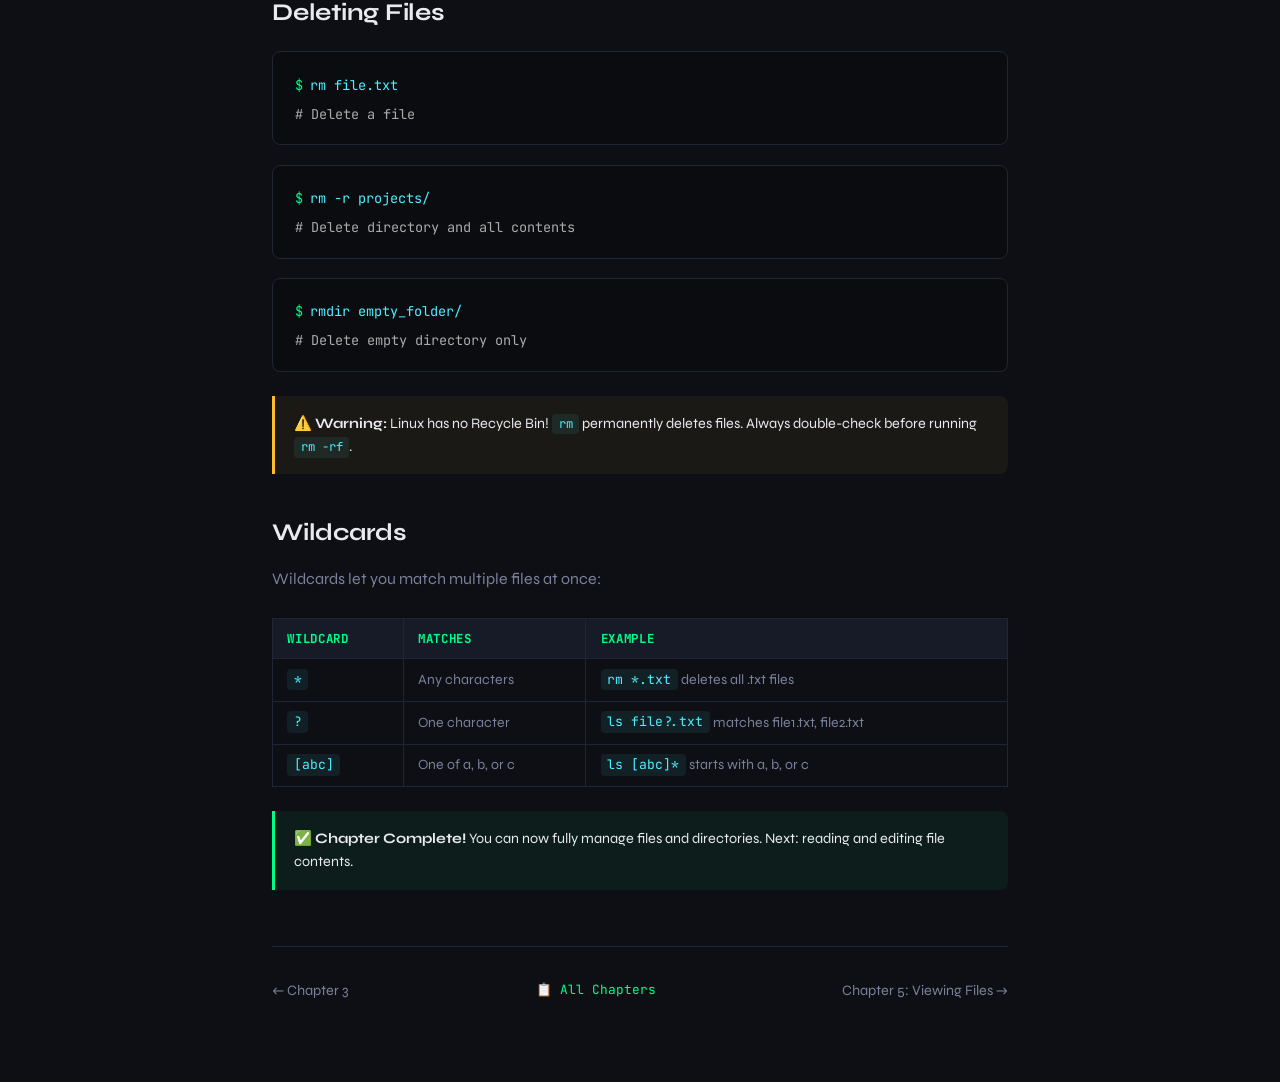
<file: chapters/chapter4.html>
<!DOCTYPE html>
<html lang="en">
<head>
  <meta charset="UTF-8"/>
  <meta name="viewport" content="width=device-width, initial-scale=1.0"/>
  <title>Chapter 4: Files & Directories — LearnLinux</title>
  <link rel="stylesheet" href="../css/style.css"/>
  <link href="https://fonts.googleapis.com/css2?family=JetBrains+Mono:wght@400;700&family=Syne:wght@400;700;800&display=swap" rel="stylesheet"/>
</head>
<body>
  <nav class="navbar">
    <div class="nav-logo"><span class="logo-tux">🐧</span><span class="logo-text">LearnLinux</span></div>
    <ul class="nav-links">
      <li><a href="../index.html#chapters">All Chapters</a></li>
      <li><a href="chapter5.html" class="nav-cta">Next Chapter →</a></li>
    </ul>
  </nav>
  <main class="chapter-page">
    <div class="ch-header">
      <div class="ch-badge">Chapter 04 · Beginner · 25 min</div>
      <h1>Files &amp; Directories</h1>
      <p class="lead">Create, copy, move, rename, and delete files and directories like a pro.</p>
    </div>

    <h2>Creating Files</h2>
    <h3>touch — Create an empty file</h3>
    <div class="code-block">
      <span class="prompt">$</span><span class="cmd">touch myfile.txt</span>
      <span class="out"># Creates empty myfile.txt</span>
    </div>

    <h3>mkdir — Create directories</h3>
    <div class="code-block">
      <span class="prompt">$</span><span class="cmd">mkdir projects</span>
      <span class="out"># Creates a projects/ directory</span>
    </div>
    <div class="code-block">
      <span class="prompt">$</span><span class="cmd">mkdir -p projects/linux/scripts</span>
      <span class="out"># Creates nested directories in one command</span>
    </div>

    <h2>Copying Files</h2>
    <div class="code-block">
      <span class="prompt">$</span><span class="cmd">cp file.txt backup.txt</span>
      <span class="out"># Copy file.txt to backup.txt</span>
    </div>
    <div class="code-block">
      <span class="prompt">$</span><span class="cmd">cp file.txt /tmp/</span>
      <span class="out"># Copy to /tmp directory</span>
    </div>
    <div class="code-block">
      <span class="prompt">$</span><span class="cmd">cp -r projects/ projects_backup/</span>
      <span class="out"># Copy entire directory recursively</span>
    </div>

    <h2>Moving and Renaming</h2>
    <p><code>mv</code> both moves AND renames files (same command):</p>
    <div class="code-block">
      <span class="prompt">$</span><span class="cmd">mv old.txt new.txt</span>
      <span class="out"># Rename old.txt to new.txt</span>
    </div>
    <div class="code-block">
      <span class="prompt">$</span><span class="cmd">mv file.txt /home/alice/Documents/</span>
      <span class="out"># Move file to Documents folder</span>
    </div>

    <h2>Deleting Files</h2>
    <div class="code-block">
      <span class="prompt">$</span><span class="cmd">rm file.txt</span>
      <span class="out"># Delete a file</span>
    </div>
    <div class="code-block">
      <span class="prompt">$</span><span class="cmd">rm -r projects/</span>
      <span class="out"># Delete directory and all contents</span>
    </div>
    <div class="code-block">
      <span class="prompt">$</span><span class="cmd">rmdir empty_folder/</span>
      <span class="out"># Delete empty directory only</span>
    </div>

    <div class="warning">⚠️ <strong>Warning:</strong> Linux has no Recycle Bin! <code>rm</code> permanently deletes files. Always double-check before running <code>rm -rf</code>.</div>

    <h2>Wildcards</h2>
    <p>Wildcards let you match multiple files at once:</p>
    <table>
      <tr><th>Wildcard</th><th>Matches</th><th>Example</th></tr>
      <tr><td><code>*</code></td><td>Any characters</td><td><code>rm *.txt</code> deletes all .txt files</td></tr>
      <tr><td><code>?</code></td><td>One character</td><td><code>ls file?.txt</code> matches file1.txt, file2.txt</td></tr>
      <tr><td><code>[abc]</code></td><td>One of a, b, or c</td><td><code>ls [abc]*</code> starts with a, b, or c</td></tr>
    </table>

    <div class="note">✅ <strong>Chapter Complete!</strong> You can now fully manage files and directories. Next: reading and editing file contents.</div>

    <nav class="chapter-nav">
      <a href="chapter3.html">← Chapter 3</a>
      <a href="../index.html" class="home-link">📋 All Chapters</a>
      <a href="chapter5.html">Chapter 5: Viewing Files →</a>
    </nav>
  </main>
</body>
</html>
</file>
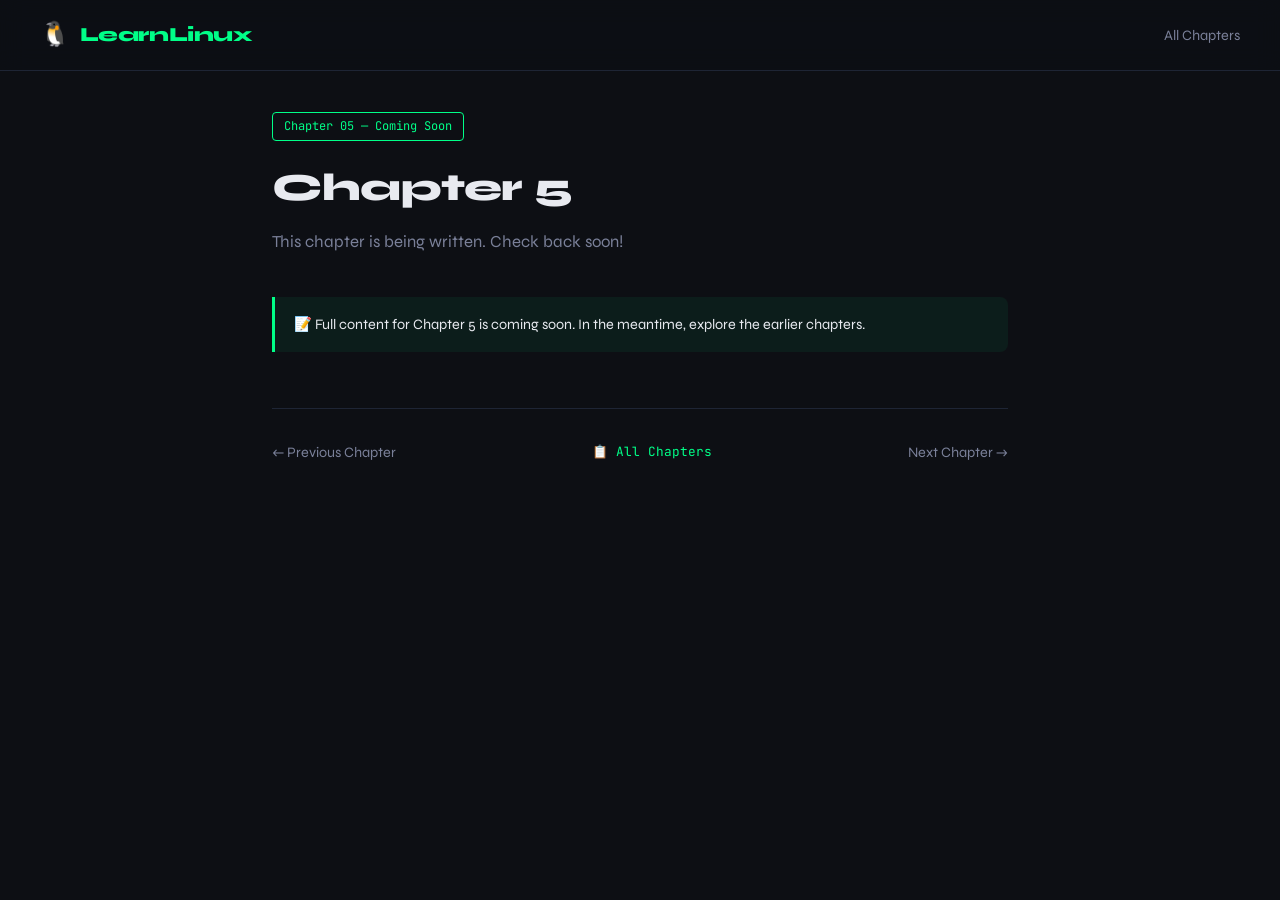
<file: chapters/chapter5.html>
<!DOCTYPE html>
<html lang="en">
<head>
  <meta charset="UTF-8"/>
  <meta name="viewport" content="width=device-width, initial-scale=1.0"/>
  <title>Chapter 5 — LearnLinux</title>
  <link rel="stylesheet" href="../css/style.css"/>
  <link href="https://fonts.googleapis.com/css2?family=JetBrains+Mono:wght@400;700&family=Syne:wght@400;700;800&display=swap" rel="stylesheet"/>
</head>
<body>
  <nav class="navbar">
    <div class="nav-logo"><span class="logo-tux">🐧</span><span class="logo-text">LearnLinux</span></div>
    <ul class="nav-links">
      <li><a href="../index.html#chapters">All Chapters</a></li>
    </ul>
  </nav>
  <main class="chapter-page">
    <div class="ch-header">
      <div class="ch-badge">Chapter 05 — Coming Soon</div>
      <h1>Chapter 5</h1>
      <p class="lead">This chapter is being written. Check back soon!</p>
    </div>
    <div class="note">📝 Full content for Chapter 5 is coming soon. In the meantime, explore the earlier chapters.</div>
    <nav class="chapter-nav">
      <a href="chapter4.html">← Previous Chapter</a>
      <a href="../index.html" class="home-link">📋 All Chapters</a>
      <a href="chapter6.html">Next Chapter →</a>
    </nav>
  </main>
</body>
</html>
</file>
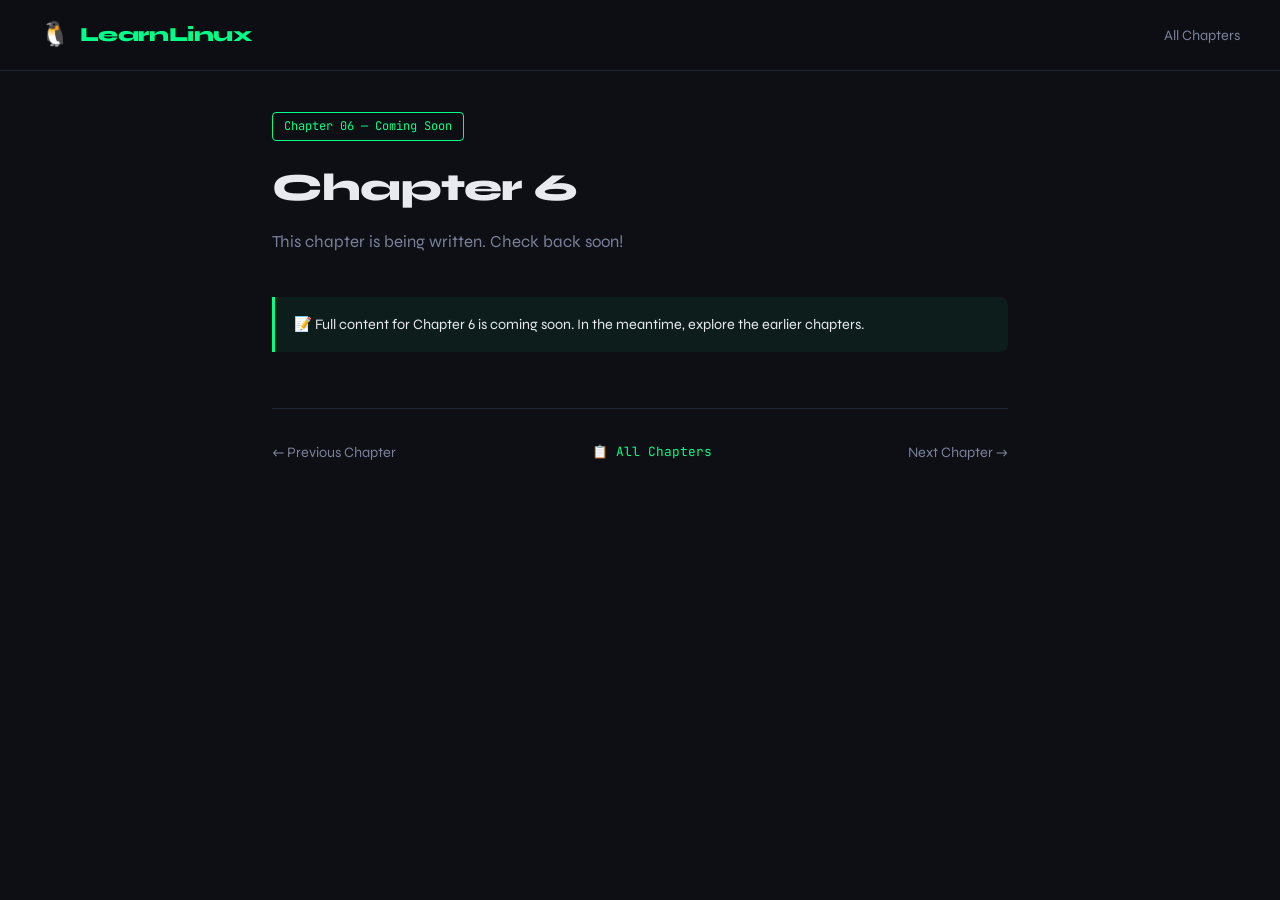
<file: chapters/chapter6.html>
<!DOCTYPE html>
<html lang="en">
<head>
  <meta charset="UTF-8"/>
  <meta name="viewport" content="width=device-width, initial-scale=1.0"/>
  <title>Chapter 6 — LearnLinux</title>
  <link rel="stylesheet" href="../css/style.css"/>
  <link href="https://fonts.googleapis.com/css2?family=JetBrains+Mono:wght@400;700&family=Syne:wght@400;700;800&display=swap" rel="stylesheet"/>
</head>
<body>
  <nav class="navbar">
    <div class="nav-logo"><span class="logo-tux">🐧</span><span class="logo-text">LearnLinux</span></div>
    <ul class="nav-links">
      <li><a href="../index.html#chapters">All Chapters</a></li>
    </ul>
  </nav>
  <main class="chapter-page">
    <div class="ch-header">
      <div class="ch-badge">Chapter 06 — Coming Soon</div>
      <h1>Chapter 6</h1>
      <p class="lead">This chapter is being written. Check back soon!</p>
    </div>
    <div class="note">📝 Full content for Chapter 6 is coming soon. In the meantime, explore the earlier chapters.</div>
    <nav class="chapter-nav">
      <a href="chapter5.html">← Previous Chapter</a>
      <a href="../index.html" class="home-link">📋 All Chapters</a>
      <a href="chapter7.html">Next Chapter →</a>
    </nav>
  </main>
</body>
</html>
</file>
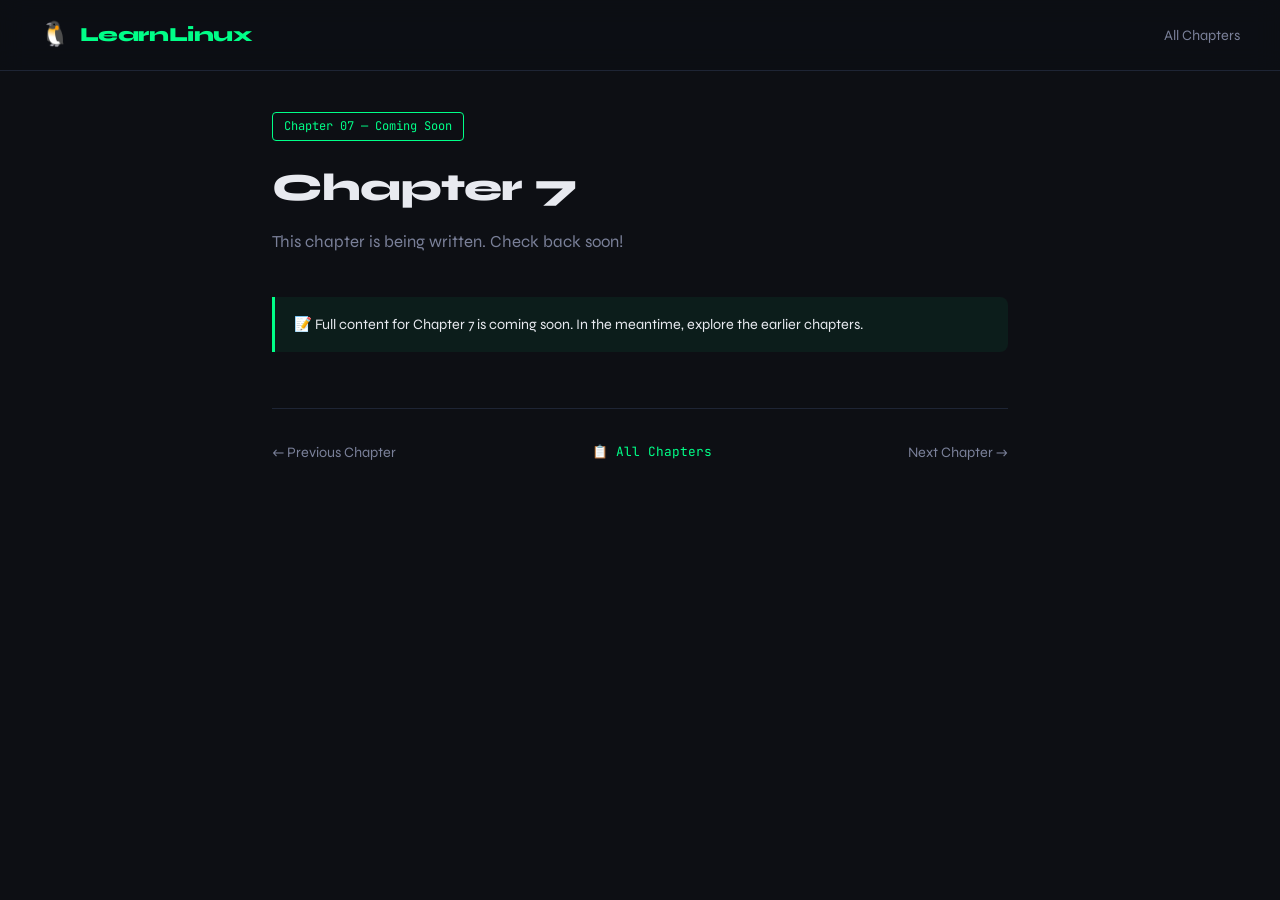
<file: chapters/chapter7.html>
<!DOCTYPE html>
<html lang="en">
<head>
  <meta charset="UTF-8"/>
  <meta name="viewport" content="width=device-width, initial-scale=1.0"/>
  <title>Chapter 7 — LearnLinux</title>
  <link rel="stylesheet" href="../css/style.css"/>
  <link href="https://fonts.googleapis.com/css2?family=JetBrains+Mono:wght@400;700&family=Syne:wght@400;700;800&display=swap" rel="stylesheet"/>
</head>
<body>
  <nav class="navbar">
    <div class="nav-logo"><span class="logo-tux">🐧</span><span class="logo-text">LearnLinux</span></div>
    <ul class="nav-links">
      <li><a href="../index.html#chapters">All Chapters</a></li>
    </ul>
  </nav>
  <main class="chapter-page">
    <div class="ch-header">
      <div class="ch-badge">Chapter 07 — Coming Soon</div>
      <h1>Chapter 7</h1>
      <p class="lead">This chapter is being written. Check back soon!</p>
    </div>
    <div class="note">📝 Full content for Chapter 7 is coming soon. In the meantime, explore the earlier chapters.</div>
    <nav class="chapter-nav">
      <a href="chapter6.html">← Previous Chapter</a>
      <a href="../index.html" class="home-link">📋 All Chapters</a>
      <a href="chapter8.html">Next Chapter →</a>
    </nav>
  </main>
</body>
</html>
</file>
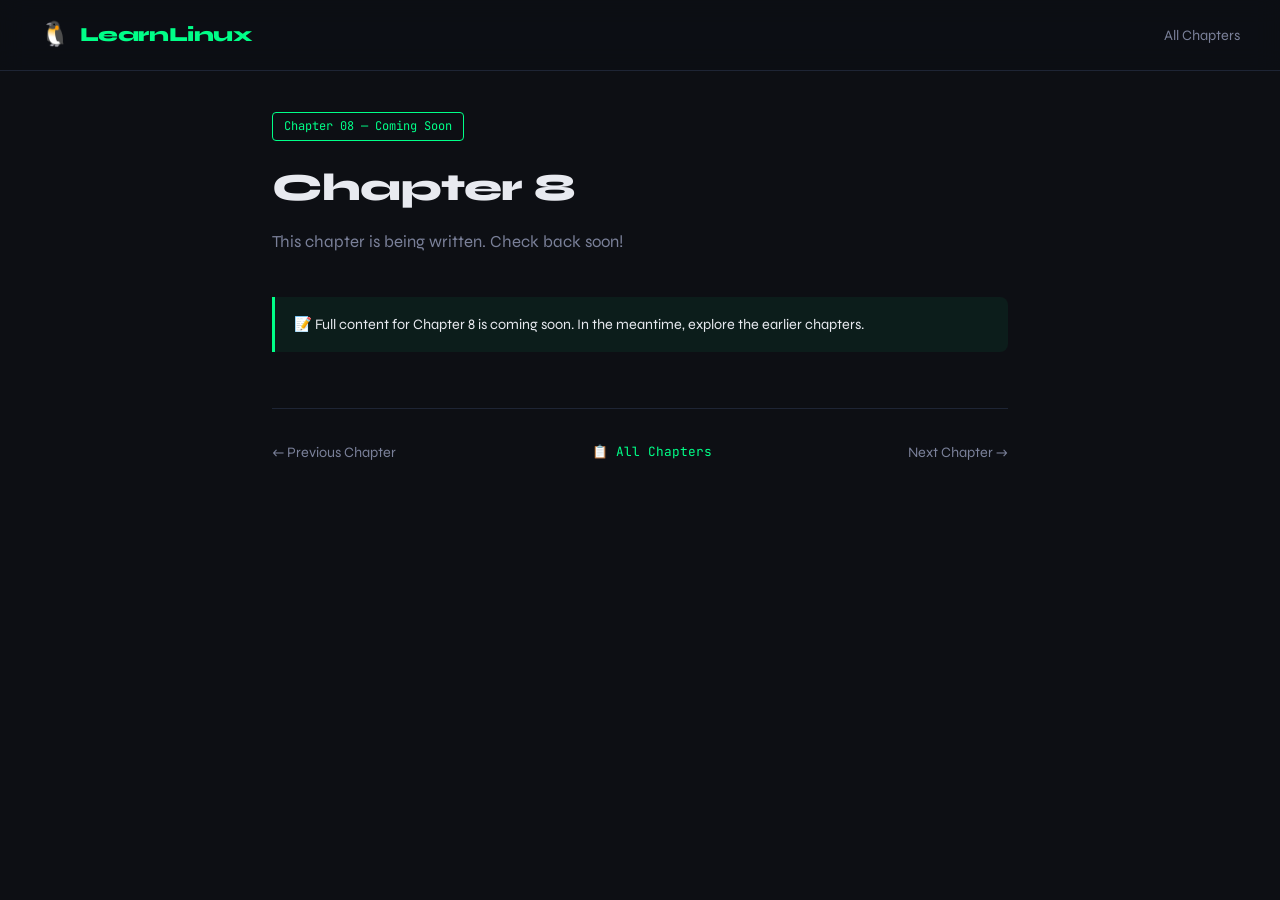
<file: chapters/chapter8.html>
<!DOCTYPE html>
<html lang="en">
<head>
  <meta charset="UTF-8"/>
  <meta name="viewport" content="width=device-width, initial-scale=1.0"/>
  <title>Chapter 8 — LearnLinux</title>
  <link rel="stylesheet" href="../css/style.css"/>
  <link href="https://fonts.googleapis.com/css2?family=JetBrains+Mono:wght@400;700&family=Syne:wght@400;700;800&display=swap" rel="stylesheet"/>
</head>
<body>
  <nav class="navbar">
    <div class="nav-logo"><span class="logo-tux">🐧</span><span class="logo-text">LearnLinux</span></div>
    <ul class="nav-links">
      <li><a href="../index.html#chapters">All Chapters</a></li>
    </ul>
  </nav>
  <main class="chapter-page">
    <div class="ch-header">
      <div class="ch-badge">Chapter 08 — Coming Soon</div>
      <h1>Chapter 8</h1>
      <p class="lead">This chapter is being written. Check back soon!</p>
    </div>
    <div class="note">📝 Full content for Chapter 8 is coming soon. In the meantime, explore the earlier chapters.</div>
    <nav class="chapter-nav">
      <a href="chapter7.html">← Previous Chapter</a>
      <a href="../index.html" class="home-link">📋 All Chapters</a>
      <a href="chapter9.html">Next Chapter →</a>
    </nav>
  </main>
</body>
</html>
</file>
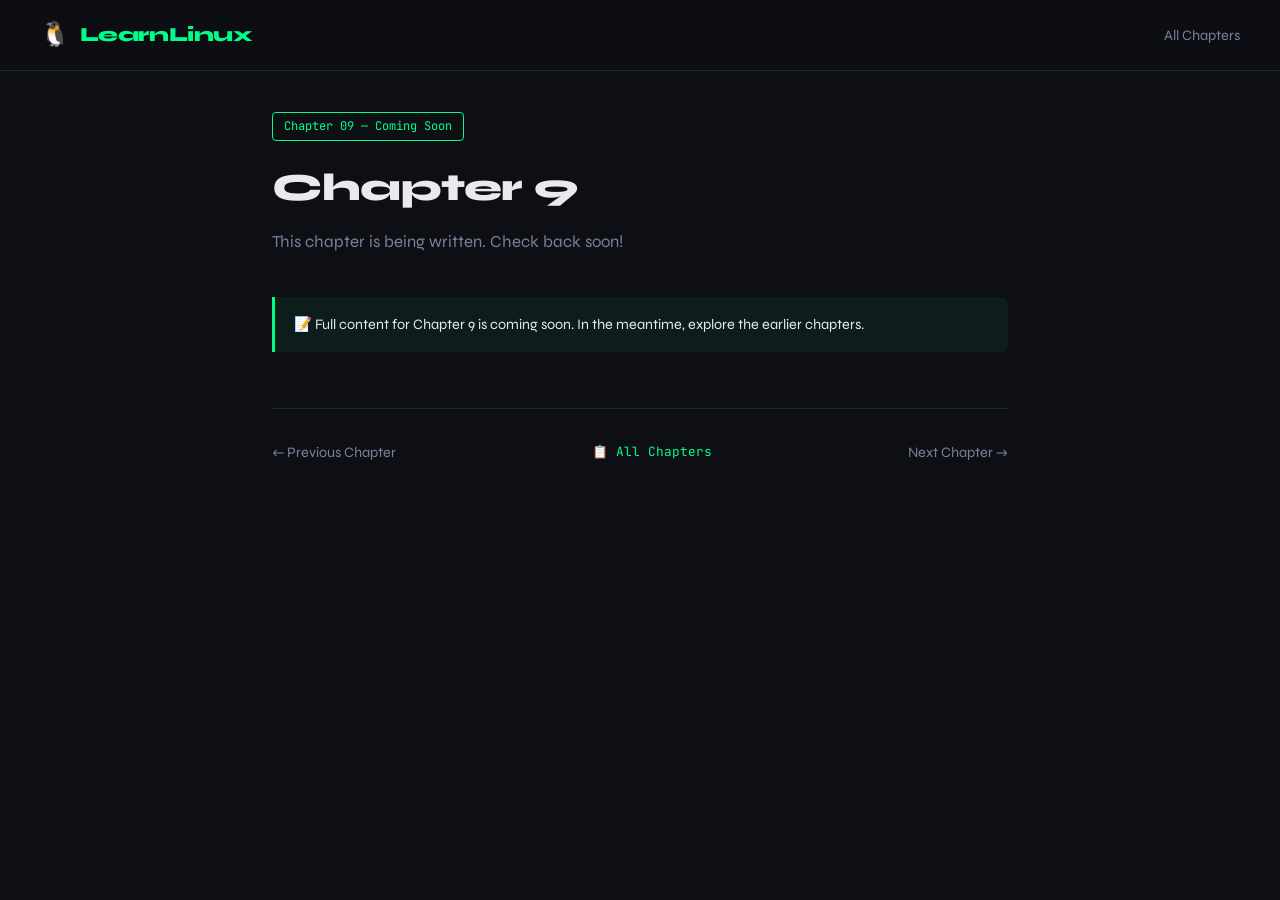
<file: chapters/chapter9.html>
<!DOCTYPE html>
<html lang="en">
<head>
  <meta charset="UTF-8"/>
  <meta name="viewport" content="width=device-width, initial-scale=1.0"/>
  <title>Chapter 9 — LearnLinux</title>
  <link rel="stylesheet" href="../css/style.css"/>
  <link href="https://fonts.googleapis.com/css2?family=JetBrains+Mono:wght@400;700&family=Syne:wght@400;700;800&display=swap" rel="stylesheet"/>
</head>
<body>
  <nav class="navbar">
    <div class="nav-logo"><span class="logo-tux">🐧</span><span class="logo-text">LearnLinux</span></div>
    <ul class="nav-links">
      <li><a href="../index.html#chapters">All Chapters</a></li>
    </ul>
  </nav>
  <main class="chapter-page">
    <div class="ch-header">
      <div class="ch-badge">Chapter 09 — Coming Soon</div>
      <h1>Chapter 9</h1>
      <p class="lead">This chapter is being written. Check back soon!</p>
    </div>
    <div class="note">📝 Full content for Chapter 9 is coming soon. In the meantime, explore the earlier chapters.</div>
    <nav class="chapter-nav">
      <a href="chapter8.html">← Previous Chapter</a>
      <a href="../index.html" class="home-link">📋 All Chapters</a>
      <a href="chapter10.html">Next Chapter →</a>
    </nav>
  </main>
</body>
</html>
</file>
<file: css/style.css>
/* ===== RESET & BASE ===== */
*, *::before, *::after { box-sizing: border-box; margin: 0; padding: 0; }

:root {
  --bg: #0d0f14;
  --bg2: #12151c;
  --card: #161b27;
  --border: #1e2535;
  --green: #00ff88;
  --green2: #00cc66;
  --blue: #4af0ff;
  --purple: #a855f7;
  --text: #e8eaf0;
  --muted: #7a8099;
  --font-mono: 'JetBrains Mono', monospace;
  --font-display: 'Syne', sans-serif;
}

html { scroll-behavior: smooth; }

body {
  background: var(--bg);
  color: var(--text);
  font-family: var(--font-display);
  line-height: 1.6;
  overflow-x: hidden;
}

a { text-decoration: none; color: inherit; }

/* ===== NAVBAR ===== */
.navbar {
  position: fixed; top: 0; left: 0; right: 0; z-index: 100;
  display: flex; align-items: center; justify-content: space-between;
  padding: 1rem 2.5rem;
  background: rgba(13,15,20,0.85);
  backdrop-filter: blur(12px);
  border-bottom: 1px solid var(--border);
}

.nav-logo { display: flex; align-items: center; gap: .6rem; font-size: 1.25rem; font-weight: 800; }
.logo-tux { font-size: 1.5rem; }
.logo-text { color: var(--green); letter-spacing: -0.02em; }

.nav-links { display: flex; align-items: center; gap: 2rem; list-style: none; }
.nav-links a { font-size: .9rem; color: var(--muted); transition: color .2s; }
.nav-links a:hover { color: var(--text); }

.nav-cta {
  background: var(--green);
  color: #000 !important;
  padding: .45rem 1.1rem;
  border-radius: 6px;
  font-weight: 700;
  font-size: .85rem !important;
  transition: background .2s, transform .15s !important;
}
.nav-cta:hover { background: var(--green2); transform: translateY(-1px); }

/* ===== HERO ===== */
.hero {
  position: relative;
  min-height: 100vh;
  display: flex; align-items: center;
  padding: 8rem 2.5rem 4rem;
  overflow: hidden;
}

.hero-bg {
  position: absolute; inset: 0;
  background: radial-gradient(ellipse 80% 60% at 60% 40%, rgba(0,255,136,.07) 0%, transparent 60%),
              radial-gradient(ellipse 40% 40% at 80% 20%, rgba(74,240,255,.05) 0%, transparent 50%);
}

.terminal-rain {
  position: absolute; inset: 0;
  opacity: .04;
  font-family: var(--font-mono);
  font-size: 12px;
  color: var(--green);
  overflow: hidden;
  pointer-events: none;
}

.hero-content {
  position: relative; z-index: 2;
  max-width: 680px;
  animation: fadeUp .8s ease both;
}

@keyframes fadeUp {
  from { opacity: 0; transform: translateY(30px); }
  to   { opacity: 1; transform: translateY(0); }
}

.hero-badge {
  display: inline-block;
  padding: .3rem .9rem;
  border: 1px solid var(--green);
  color: var(--green);
  font-size: .78rem;
  font-family: var(--font-mono);
  border-radius: 4px;
  margin-bottom: 1.5rem;
  letter-spacing: .05em;
}

.hero-title {
  font-size: clamp(3rem, 8vw, 5.5rem);
  font-weight: 800;
  line-height: 1.0;
  letter-spacing: -.03em;
  margin-bottom: 1.2rem;
}

.accent { color: var(--green); }

.hero-sub {
  font-size: 1.1rem;
  color: var(--muted);
  max-width: 480px;
  margin-bottom: 2rem;
  line-height: 1.7;
}

.hero-actions { display: flex; gap: 1rem; flex-wrap: wrap; margin-bottom: 3rem; }

.btn-primary {
  background: var(--green);
  color: #000;
  padding: .75rem 1.8rem;
  border-radius: 8px;
  font-weight: 700;
  font-size: 1rem;
  transition: background .2s, transform .15s, box-shadow .2s;
  box-shadow: 0 0 20px rgba(0,255,136,.3);
}
.btn-primary:hover { background: var(--green2); transform: translateY(-2px); box-shadow: 0 0 30px rgba(0,255,136,.4); }

.btn-ghost {
  border: 1px solid var(--border);
  color: var(--muted);
  padding: .75rem 1.8rem;
  border-radius: 8px;
  font-weight: 600;
  font-size: 1rem;
  transition: border-color .2s, color .2s;
}
.btn-ghost:hover { border-color: var(--green); color: var(--green); }

/* ===== TERMINAL PREVIEW ===== */
.terminal-preview {
  background: #0a0c10;
  border: 1px solid var(--border);
  border-radius: 10px;
  overflow: hidden;
  max-width: 480px;
  box-shadow: 0 20px 60px rgba(0,0,0,.5), 0 0 0 1px rgba(0,255,136,.05);
}

.term-header {
  display: flex; align-items: center; gap: .5rem;
  padding: .6rem 1rem;
  background: #111318;
  border-bottom: 1px solid var(--border);
}

.dot { width: 12px; height: 12px; border-radius: 50%; }
.dot.red    { background: #ff5f57; }
.dot.yellow { background: #ffbd2e; }
.dot.green  { background: #28ca41; }

.term-title {
  margin-left: .3rem;
  font-family: var(--font-mono);
  font-size: .75rem;
  color: var(--muted);
}

.term-body { padding: 1.2rem 1.4rem; font-family: var(--font-mono); font-size: .85rem; }
.term-line { display: flex; gap: .6rem; margin-bottom: .4rem; }
.prompt { color: var(--green); white-space: nowrap; }
.cmd { color: var(--blue); }
.output { color: #ccc; margin-left: 0; padding-left: .6rem; }

.cursor {
  display: inline-block;
  color: var(--green);
  animation: blink 1s step-end infinite;
}
@keyframes blink { 0%,100%{opacity:1} 50%{opacity:0} }

/* ===== STATS ===== */
.stats {
  display: flex; justify-content: center; gap: 0;
  border-top: 1px solid var(--border);
  border-bottom: 1px solid var(--border);
  background: var(--bg2);
}

.stat {
  flex: 1; max-width: 200px;
  display: flex; flex-direction: column; align-items: center;
  padding: 2rem 1rem;
  border-right: 1px solid var(--border);
}
.stat:last-child { border-right: none; }

.stat-num {
  font-size: 2.2rem;
  font-weight: 800;
  color: var(--green);
  letter-spacing: -.03em;
  font-family: var(--font-mono);
}
.stat-label { font-size: .8rem; color: var(--muted); margin-top: .2rem; }

/* ===== SECTIONS ===== */
.section-header { text-align: center; margin-bottom: 3rem; }
.section-header h2 { font-size: 2.4rem; font-weight: 800; letter-spacing: -.02em; }
.section-header p { color: var(--muted); margin-top: .5rem; font-size: 1rem; }
.section-header.light h2 { color: #fff; }
.section-header.light p { color: rgba(255,255,255,.6); }

/* ===== CHAPTERS ===== */
.chapters { padding: 6rem 2.5rem; max-width: 1200px; margin: 0 auto; }

.chapter-grid {
  display: grid;
  grid-template-columns: repeat(auto-fill, minmax(340px, 1fr));
  gap: 1rem;
}

.chapter-card {
  display: flex; align-items: center; gap: 1.2rem;
  background: var(--card);
  border: 1px solid var(--border);
  border-radius: 10px;
  padding: 1.4rem 1.5rem;
  transition: border-color .2s, transform .2s, box-shadow .2s;
  cursor: pointer;
}
.chapter-card:hover {
  border-color: var(--green);
  transform: translateY(-2px);
  box-shadow: 0 8px 30px rgba(0,0,0,.4), 0 0 0 1px rgba(0,255,136,.1);
}

.ch-num {
  font-family: var(--font-mono);
  font-size: 2rem;
  font-weight: 700;
  color: var(--border);
  min-width: 48px;
  line-height: 1;
  transition: color .2s;
}
.chapter-card:hover .ch-num { color: var(--green); }

.ch-info { flex: 1; }
.ch-info h3 { font-size: 1rem; font-weight: 700; margin-bottom: .3rem; }
.ch-info p { font-size: .82rem; color: var(--muted); line-height: 1.5; }

.ch-tags { display: flex; gap: .5rem; margin-top: .6rem; }
.ch-tags span {
  font-size: .7rem;
  padding: .2rem .55rem;
  border-radius: 4px;
  background: var(--bg);
  border: 1px solid var(--border);
  color: var(--muted);
  font-family: var(--font-mono);
}

.ch-arrow {
  font-size: 1.2rem;
  color: var(--muted);
  transition: color .2s, transform .2s;
}
.chapter-card:hover .ch-arrow { color: var(--green); transform: translateX(4px); }

/* ===== CHEAT SHEET ===== */
.cheatsheet {
  background: var(--bg2);
  border-top: 1px solid var(--border);
  border-bottom: 1px solid var(--border);
  padding: 6rem 2.5rem;
}

.cs-grid {
  display: grid;
  grid-template-columns: repeat(auto-fill, minmax(280px, 1fr));
  gap: 1.2rem;
  max-width: 1200px;
  margin: 0 auto;
}

.cs-card {
  background: var(--card);
  border: 1px solid var(--border);
  border-radius: 10px;
  padding: 1.5rem;
}
.cs-card h4 {
  font-size: .9rem;
  font-weight: 700;
  color: var(--green);
  text-transform: uppercase;
  letter-spacing: .08em;
  margin-bottom: 1rem;
  font-family: var(--font-mono);
}
.cs-card ul { list-style: none; display: flex; flex-direction: column; gap: .5rem; }
.cs-card li { font-size: .82rem; color: var(--muted); display: flex; gap: .6rem; align-items: baseline; }
.cs-card code {
  font-family: var(--font-mono);
  color: var(--blue);
  background: rgba(74,240,255,.08);
  padding: .1rem .4rem;
  border-radius: 4px;
  font-size: .8rem;
  white-space: nowrap;
  flex-shrink: 0;
}

/* ===== FOOTER ===== */
.footer {
  padding: 3rem 2.5rem;
  border-top: 1px solid var(--border);
  background: var(--bg);
}
.footer-inner {
  max-width: 1200px; margin: 0 auto;
  display: flex; flex-direction: column; align-items: center; gap: .8rem;
  text-align: center;
}
.footer-logo { font-size: 1.2rem; font-weight: 800; color: var(--green); }
.footer-inner p { font-size: .85rem; color: var(--muted); }

.github-link {
  display: flex; align-items: center; gap: .5rem;
  color: var(--muted);
  font-size: .85rem;
  transition: color .2s;
  margin-top: .4rem;
}
.github-link:hover { color: var(--text); }

/* ===== CHAPTER PAGE ===== */
.chapter-page {
  max-width: 800px;
  margin: 0 auto;
  padding: 7rem 2rem 5rem;
}

.chapter-page .ch-header { margin-bottom: 2.5rem; }
.chapter-page .ch-header .ch-badge {
  display: inline-block;
  font-family: var(--font-mono);
  font-size: .75rem;
  color: var(--green);
  border: 1px solid var(--green);
  padding: .25rem .7rem;
  border-radius: 4px;
  margin-bottom: 1rem;
}
.chapter-page h1 { font-size: 2.4rem; font-weight: 800; letter-spacing: -.02em; }
.chapter-page .lead { color: var(--muted); font-size: 1.05rem; margin-top: .6rem; line-height: 1.7; }

.chapter-page h2 {
  font-size: 1.5rem; font-weight: 700;
  margin: 2.5rem 0 .8rem;
  letter-spacing: -.01em;
}

.chapter-page h3 {
  font-size: 1.1rem; font-weight: 700;
  margin: 1.8rem 0 .5rem;
  color: var(--green);
}

.chapter-page p { color: var(--muted); line-height: 1.8; margin-bottom: 1rem; }

.chapter-page .note {
  background: rgba(0,255,136,.06);
  border-left: 3px solid var(--green);
  padding: 1rem 1.2rem;
  border-radius: 0 8px 8px 0;
  margin: 1.5rem 0;
  font-size: .9rem;
}

.chapter-page .warning {
  background: rgba(255,189,46,.06);
  border-left: 3px solid #ffbd2e;
  padding: 1rem 1.2rem;
  border-radius: 0 8px 8px 0;
  margin: 1.5rem 0;
  font-size: .9rem;
}

.chapter-page .code-block {
  background: #0a0c10;
  border: 1px solid var(--border);
  border-radius: 8px;
  padding: 1.2rem 1.4rem;
  margin: 1.2rem 0;
  overflow-x: auto;
}
.chapter-page .code-block .prompt { color: var(--green); font-family: var(--font-mono); font-size: .85rem; }
.chapter-page .code-block .cmd { color: var(--blue); font-family: var(--font-mono); font-size: .85rem; margin-left: .4rem; }
.chapter-page .code-block .out { color: #aaa; font-family: var(--font-mono); font-size: .85rem; display: block; margin-top: .4rem; }

.chapter-page pre {
  background: #0a0c10;
  border: 1px solid var(--border);
  border-radius: 8px;
  padding: 1.2rem 1.4rem;
  overflow-x: auto;
  margin: 1.2rem 0;
  font-family: var(--font-mono);
  font-size: .85rem;
  color: var(--blue);
  line-height: 1.6;
}

.chapter-page code {
  font-family: var(--font-mono);
  background: rgba(74,240,255,.08);
  color: var(--blue);
  padding: .15rem .4rem;
  border-radius: 4px;
  font-size: .85em;
}

.chapter-page pre code {
  background: none; padding: 0; color: inherit;
}

.chapter-page table {
  width: 100%;
  border-collapse: collapse;
  margin: 1.5rem 0;
  font-size: .88rem;
}
.chapter-page th {
  text-align: left;
  padding: .6rem .9rem;
  background: var(--card);
  color: var(--green);
  font-family: var(--font-mono);
  border: 1px solid var(--border);
  font-size: .78rem;
  text-transform: uppercase;
  letter-spacing: .05em;
}
.chapter-page td {
  padding: .6rem .9rem;
  border: 1px solid var(--border);
  color: var(--muted);
  vertical-align: top;
}
.chapter-page td code { font-size: .82rem; }

.chapter-nav {
  display: flex; justify-content: space-between; align-items: center;
  margin-top: 3.5rem;
  padding-top: 2rem;
  border-top: 1px solid var(--border);
}
.chapter-nav a {
  display: flex; align-items: center; gap: .5rem;
  color: var(--muted);
  font-size: .9rem;
  transition: color .2s;
}
.chapter-nav a:hover { color: var(--green); }
.chapter-nav .home-link {
  color: var(--green);
  font-family: var(--font-mono);
  font-size: .8rem;
}

/* ===== RESPONSIVE ===== */
@media (max-width: 768px) {
  .navbar { padding: 1rem 1.2rem; }
  .nav-links li:not(:last-child) { display: none; }
  .hero { padding: 6rem 1.2rem 3rem; }
  .hero-title { font-size: 3rem; }
  .stats { flex-wrap: wrap; }
  .stat { min-width: 50%; border-right: none; border-bottom: 1px solid var(--border); }
  .chapters { padding: 4rem 1.2rem; }
  .cheatsheet { padding: 4rem 1.2rem; }
  .chapter-page { padding: 6rem 1.2rem 3rem; }
}
</file>
